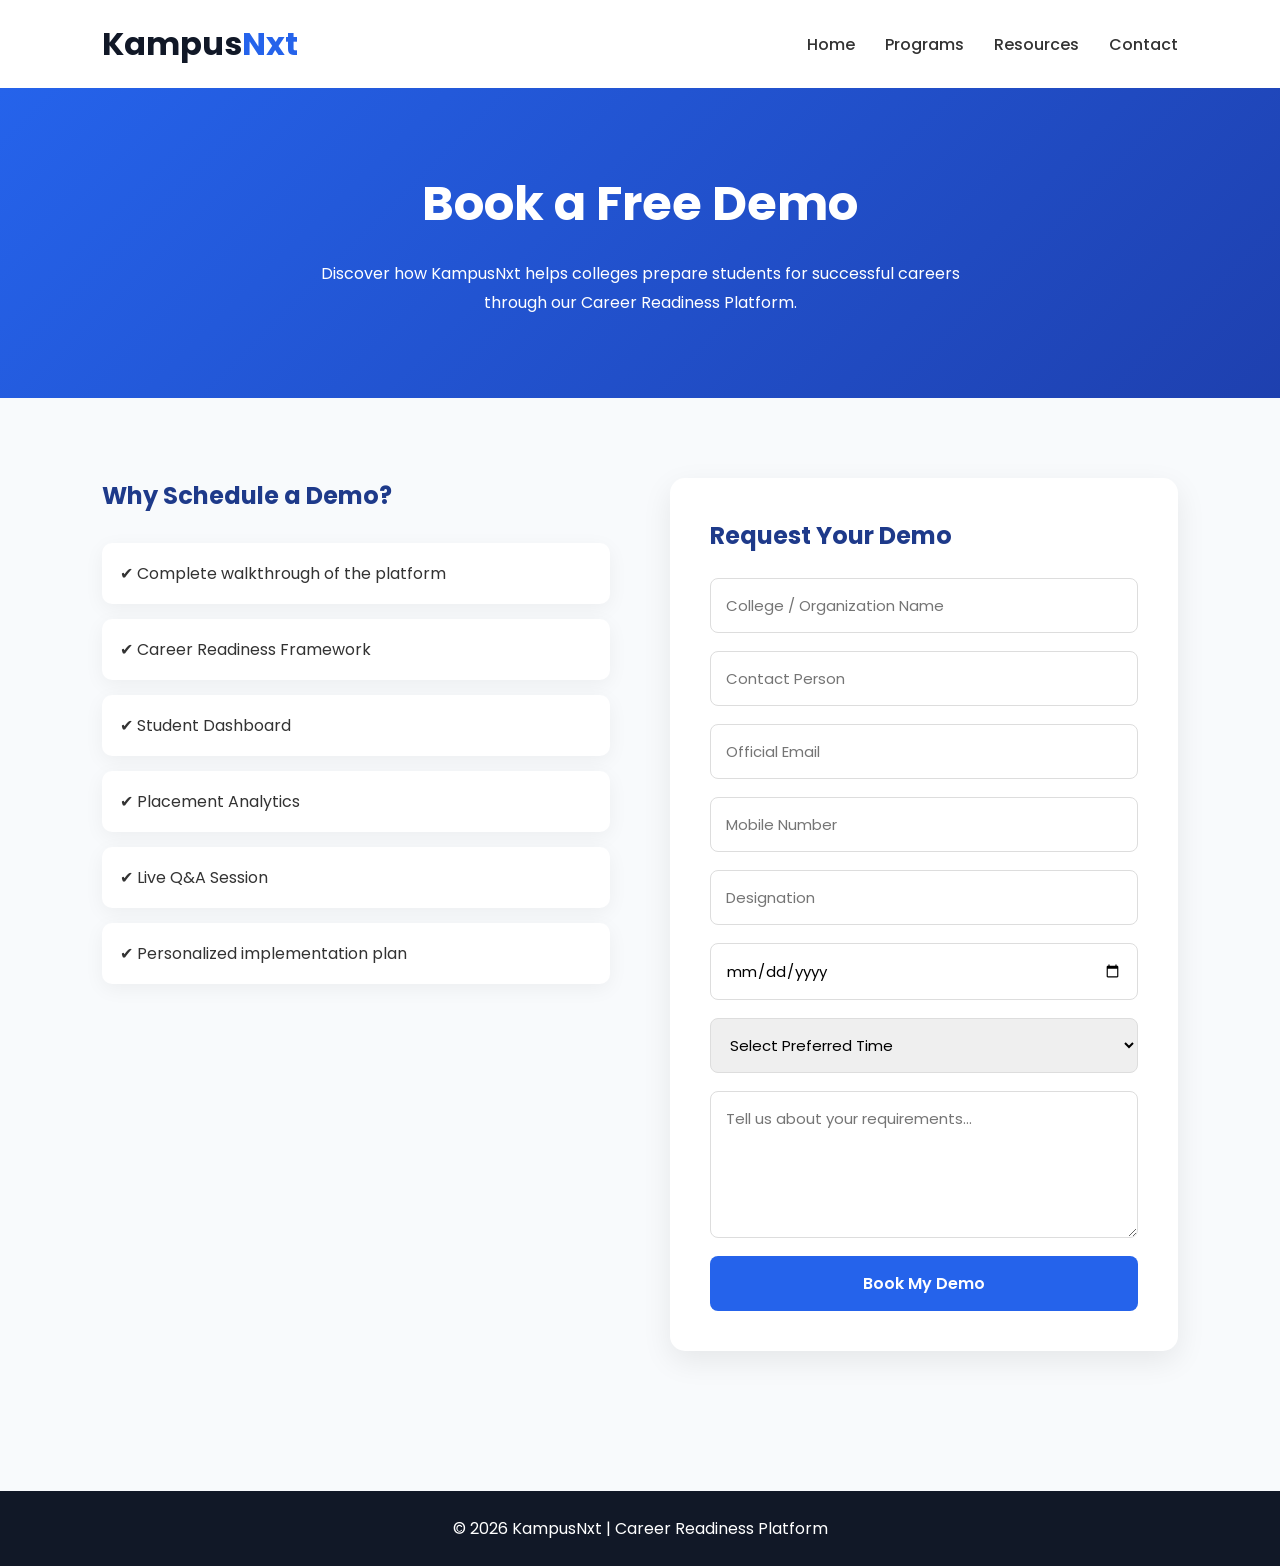
<file: Book-demo.html>
<!DOCTYPE html>
<html lang="en">

<head>

    <meta charset="UTF-8">
    <meta name="viewport" content="width=device-width, initial-scale=1.0">

    <title>Book a Demo | KampusNxt</title>

    <link rel="stylesheet" href="book-demo.css">

    <link href="https://fonts.googleapis.com/css2?family=Poppins:wght@300;400;500;600;700&display=swap" rel="stylesheet">

</head>

<body>

    <!-- ================= Navbar ================= -->

    <header>

        <nav class="navbar">

            <a href="index.html" class="logo">
                Kampus<span>Nxt</span>
            </a>

            <ul>

                <li><a href="index.html">Home</a></li>
                <li><a href="Programs.html">Programs</a></li>
                <li><a href="Resources.html">Resources</a></li>
                <li><a href="contact.html">Contact</a></li>

            </ul>

        </nav>

    </header>

    <!-- ================= Hero ================= -->

    <section class="hero">

        <div class="hero-content">

            <h1>Book a Free Demo</h1>

            <p>

                Discover how KampusNxt helps colleges prepare students for successful careers through our Career Readiness Platform.

            </p>

        </div>

    </section>

    <!-- ================= Main ================= -->

    <section class="demo-section">

        <div class="container">

            <!-- Left -->

            <div class="info">

                <h2>Why Schedule a Demo?</h2>

                <ul>

                    <li>✔ Complete walkthrough of the platform</li>

                    <li>✔ Career Readiness Framework</li>

                    <li>✔ Student Dashboard</li>

                    <li>✔ Placement Analytics</li>

                    <li>✔ Live Q&A Session</li>

                    <li>✔ Personalized implementation plan</li>

                </ul>

            </div>

            <!-- Right -->

            <div class="form-box">

                <h2>Request Your Demo</h2>

                <form id="bookdemoform">

                    <input id="organization" type="text" placeholder="College / Organization Name" required>       

                    <input id="contactperson" type="text" placeholder="Contact Person" required>
                    
                    <input id="email" type="email" placeholder="Official Email" required>
                        
                    <input id="phone" type="tel" placeholder="Mobile Number" required>
                    
                    <input id="designation" type="text" placeholder="Designation">

                    <input id="date" type="date">

                    <select id="preferredtime" required>

                        <option value="">Select Preferred Time</option>

                        <option value="10:00 AM">10:00 AM</option>
                        <option value="11:00 AM">11:00 AM</option>
                        <option value="12:00 AM">12:00 PM</option>
                        <option value="02:00 AM">02:00 PM</option>
                        <option value="03:00 AM">03:00 PM</option>
                        <option value="04:00 AM">04:00 PM</option>

                    </select>

                    <textarea id="message"                        
                        rows="5"
                        placeholder="Tell us about your requirements..."></textarea>

                    <button type="submit">

                        Book My Demo

                    </button>

                </form>

            </div>

        </div>

    </section>

    <!-- ================= Footer ================= -->

    <footer>

        © 2026 KampusNxt | Career Readiness Platform

    </footer>
    <script src="js/config.js"></script>
    <script src="js/api.js"></script>
    <script src="js/bookdemo.js"></script>

</body>

</html>
</file>
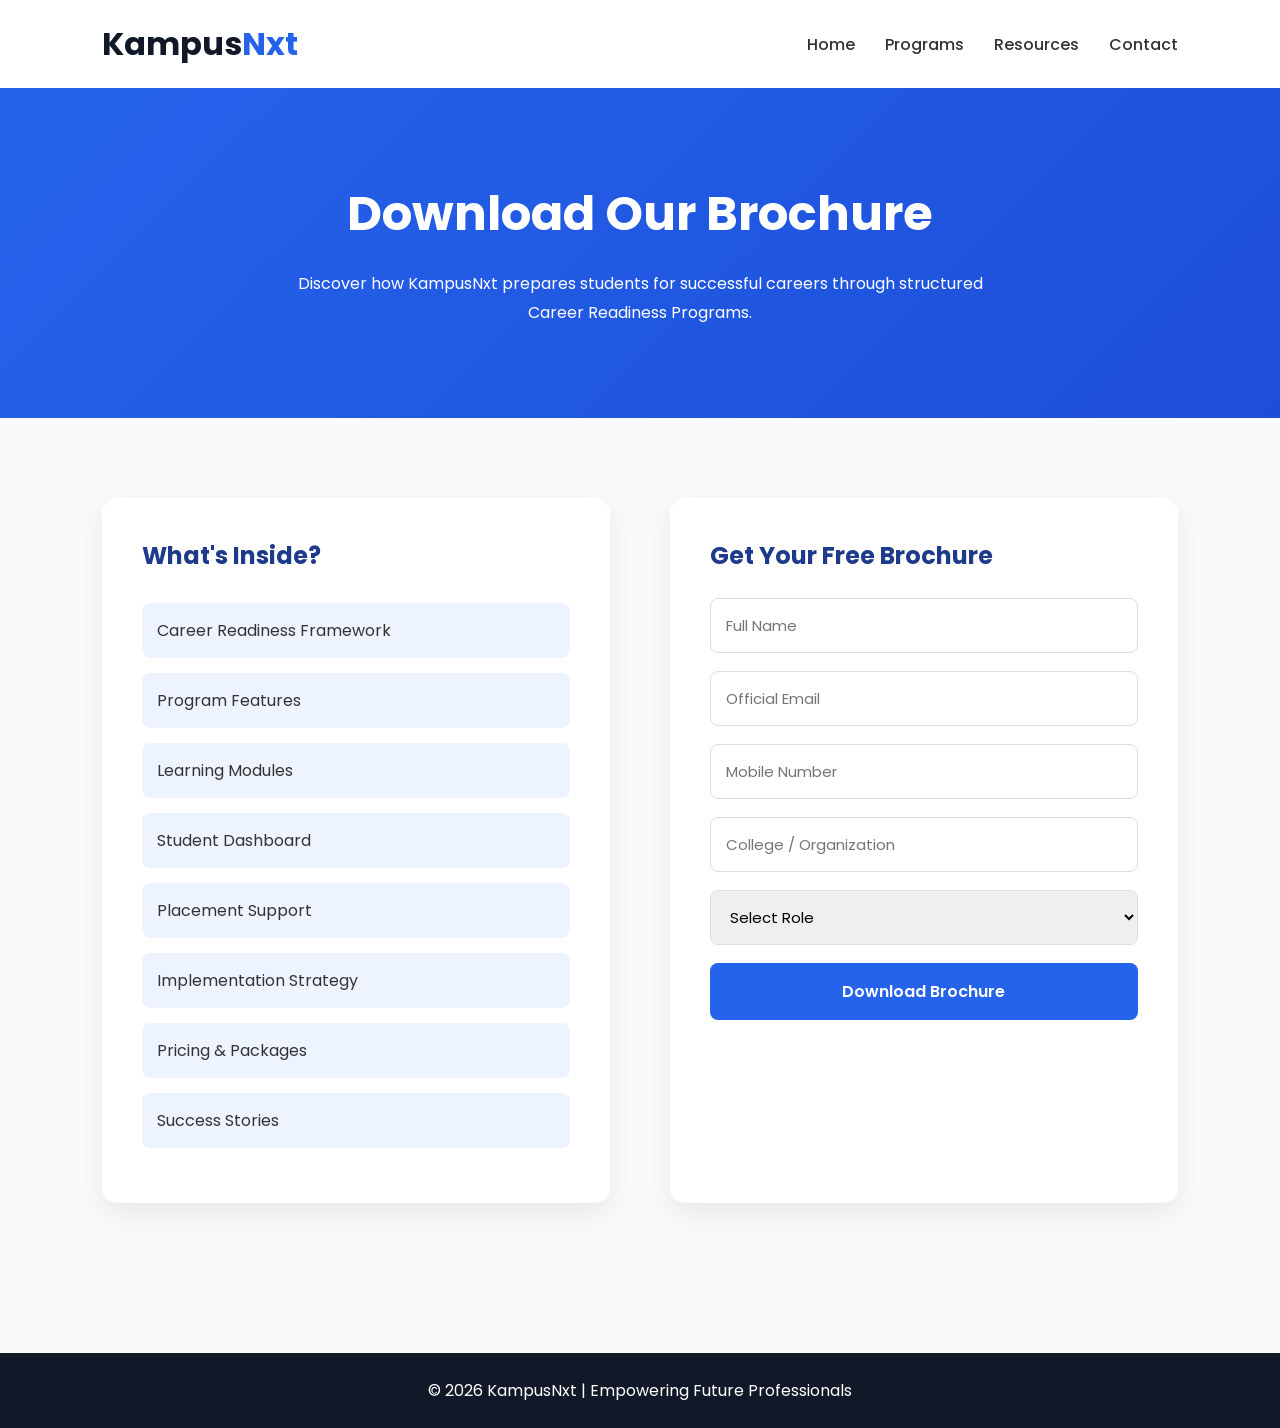
<file: brochure.html>
<!DOCTYPE html>
<html lang="en">

<head>

<meta charset="UTF-8">
<meta name="viewport" content="width=device-width, initial-scale=1.0">

<title>Download Brochure | KampusNxt</title>

<link rel="stylesheet" href="brochure.css">

<link href="https://fonts.googleapis.com/css2?family=Poppins:wght@300;400;500;600;700&display=swap" rel="stylesheet">

</head>

<body>

<header>

<nav class="navbar">

<a href="index.html" class="logo">
Kampus<span>Nxt</span>
</a>

<ul>

<li><a href="index.html">Home</a></li>
<li><a href="Programs.html">Programs</a></li>
<li><a href="Resources.html">Resources</a></li>
<li><a href="contact.html">Contact</a></li>

</ul>

</nav>

</header>

<!-- Hero -->

<section class="hero">

<h1>Download Our Brochure</h1>

<p>

Discover how KampusNxt prepares students for successful careers through structured Career Readiness Programs.

</p>

</section>

<!-- Main -->

<section class="download-section">

<div class="container">

<div class="left">

<h2>What's Inside?</h2>

<ul>

<li>Career Readiness Framework</li>

<li>Program Features</li>

<li>Learning Modules</li>

<li>Student Dashboard</li>

<li>Placement Support</li>

<li>Implementation Strategy</li>

<li>Pricing & Packages</li>

<li>Success Stories</li>

</ul>

</div>

<div class="right">

<h2>Get Your Free Brochure</h2>

<form>

<input type="text"
placeholder="Full Name"
required>

<input type="email"
placeholder="Official Email"
required>

<input type="tel"
placeholder="Mobile Number"
required>

<input type="text"
placeholder="College / Organization"
required>

<select>

<option>Select Role</option>

<option>Principal</option>

<option>TPO</option>

<option>HOD</option>

<option>Faculty</option>

<option>Student</option>

<option>Corporate</option>

</select>

<a href="brochure/KampusNxt-Brochure.pdf"
download
class="download-btn">

Download Brochure

</a>

</form>

</div>

</div>

</section>

<footer>

<p>

© 2026 KampusNxt | Empowering Future Professionals

</p>

</footer>

</body>

</html>
</file>
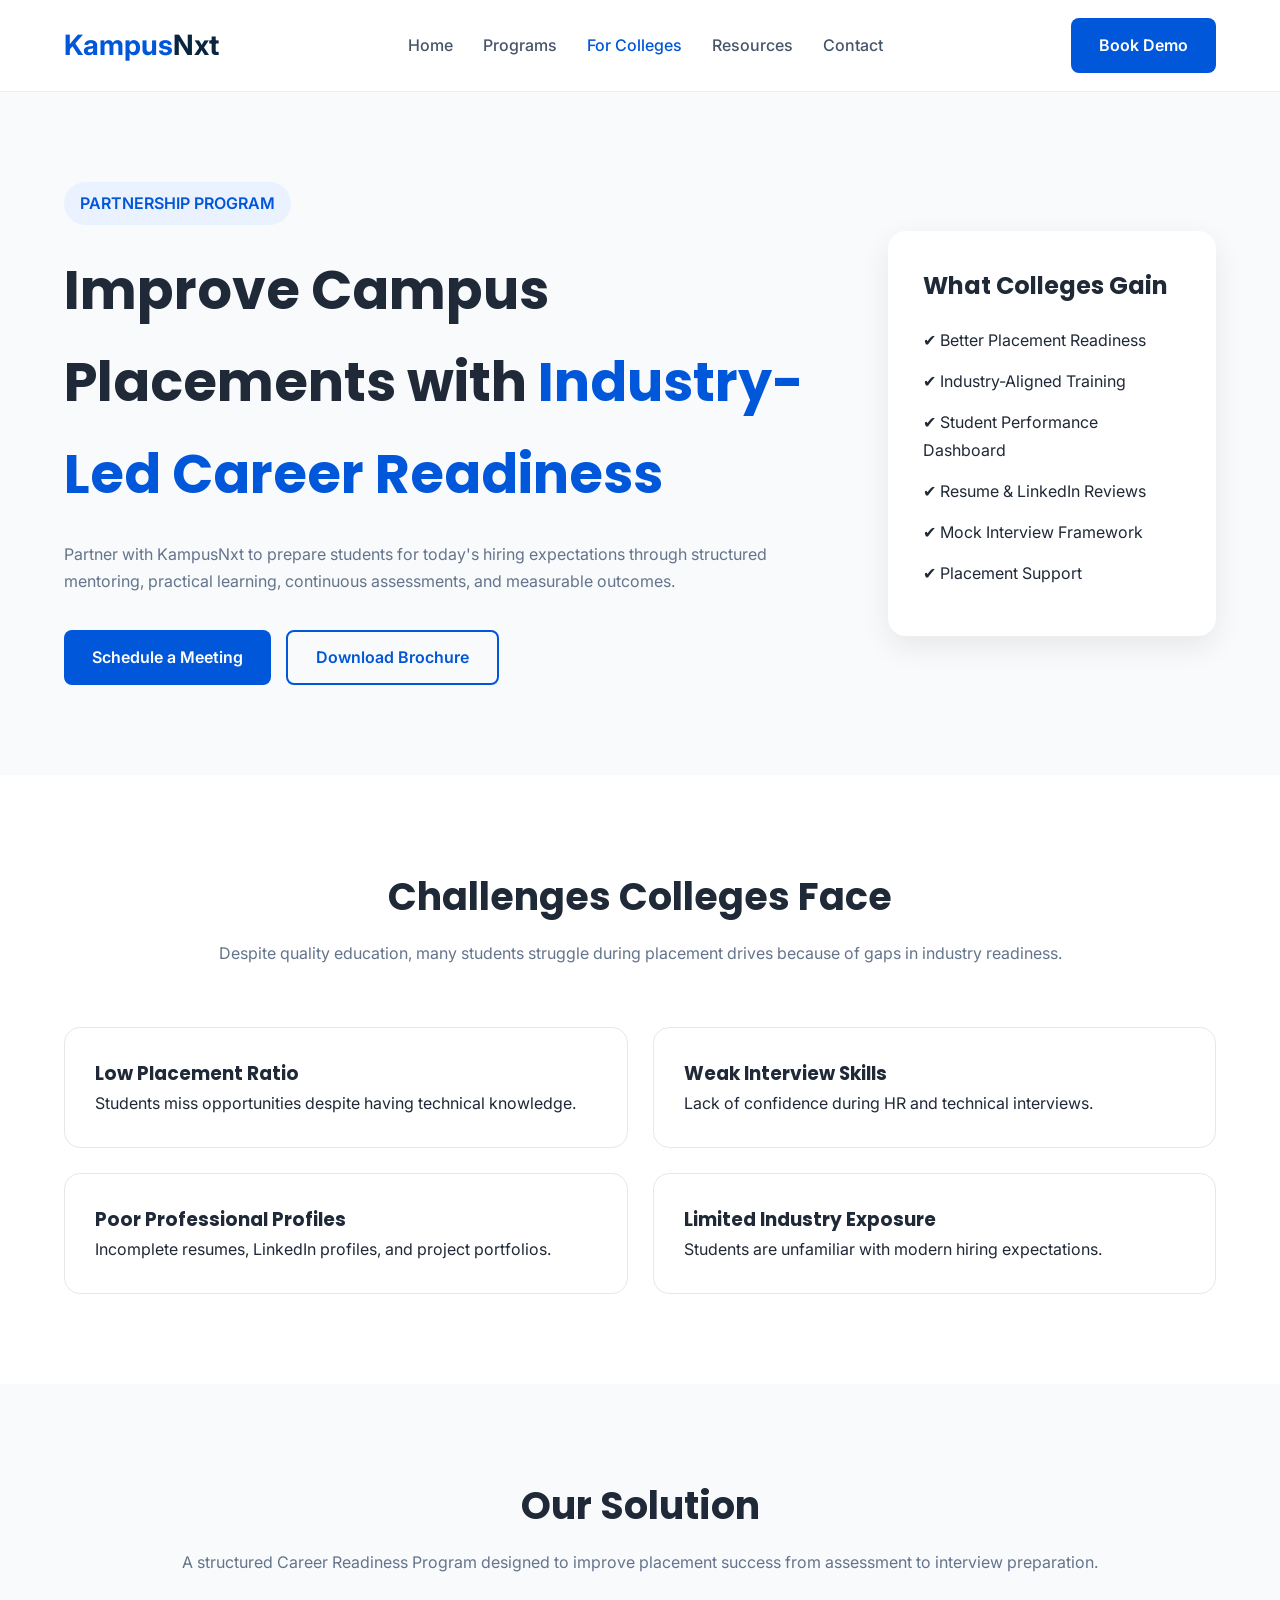
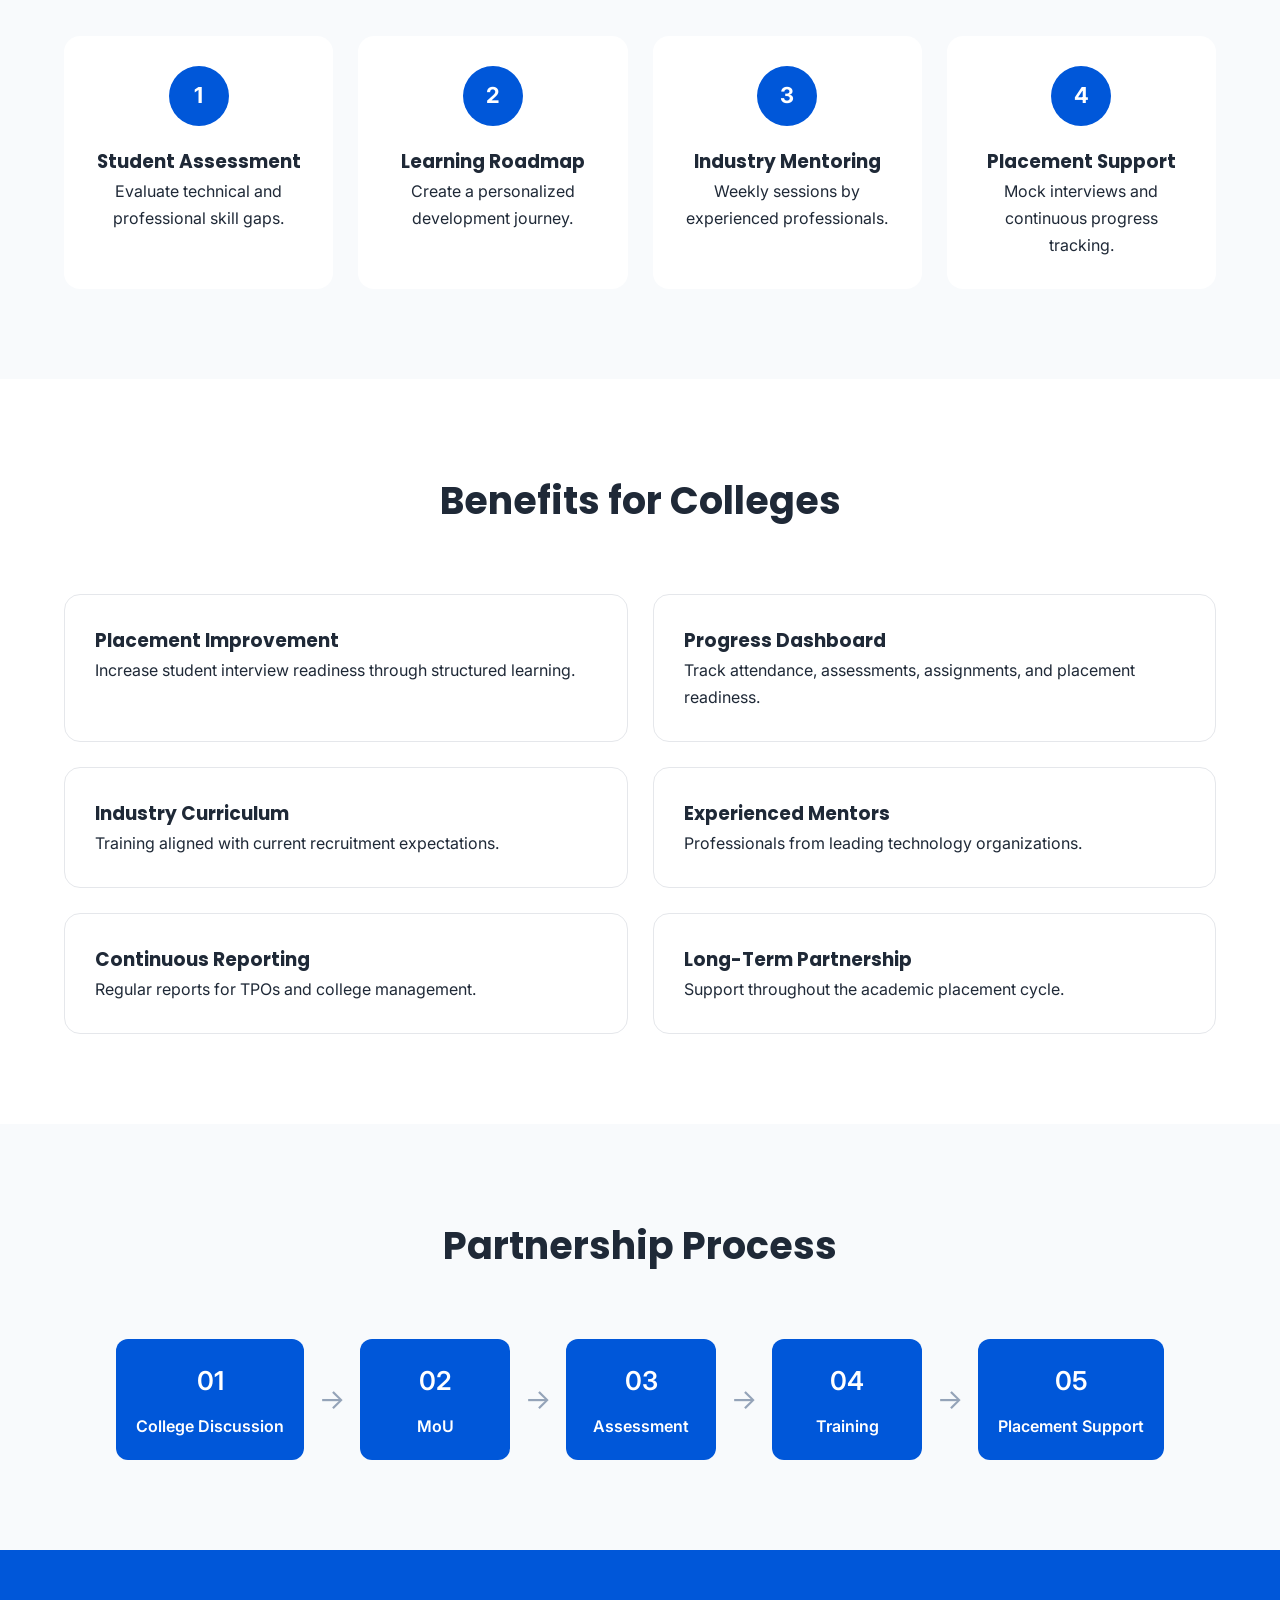
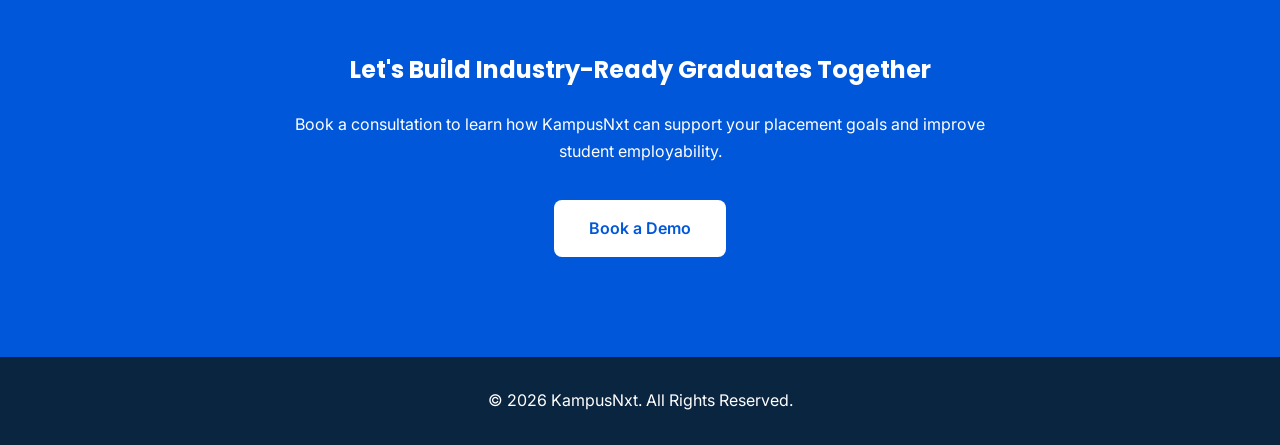
<file: Colleges.html>
<!DOCTYPE html>
<html lang="en">
<head>

<meta charset="UTF-8">
<meta name="viewport" content="width=device-width, initial-scale=1.0">

<title>For Colleges | KampusNxt</title>

<link rel="preconnect" href="https://fonts.googleapis.com">
<link rel="preconnect" href="https://fonts.gstatic.com" crossorigin>

<link href="https://fonts.googleapis.com/css2?family=Poppins:wght@400;600;700&family=Inter:wght@300;400;500;600&display=swap" rel="stylesheet">

<link rel="stylesheet" href="Colleges.css">

</head>

<body>

<!-- ========================= NAVBAR ========================= -->

<nav>

<div class="container navbar">

<a href="index.html" class="logo">
    Kampus<span>Nxt</span>
</a>

<ul>
    <li><a href="index.html">Home</a></li>
    <li><a href="programs.html">Programs</a></li>
    <li><a href="Colleges.html" class="active">For Colleges</a></li>
    <li><a href="Resources.html">Resources</a></li>
    <li><a href="Contact.html">Contact</a></li>
</ul>


<a href="Book-demo.html" class="btn"> Book Demo </a>

</div>

</nav>

<!-- ========================= HERO ========================= -->

<section class="hero">

<div class="container hero-grid">

<div>

<span class="badge">
PARTNERSHIP PROGRAM
</span>

<h1>

Improve Campus Placements with
<span>Industry-Led Career Readiness</span>

</h1>

<p>

Partner with KampusNxt to prepare students for today's hiring
expectations through structured mentoring, practical learning,
continuous assessments, and measurable outcomes.

</p>

<div class="buttons">

<a href="#" class="btn">
Schedule a Meeting
</a>

<a href="brochure.html" class="btn-outline"> Download Brochure </a>

</div>

</div>

<div class="hero-card">

<h2>What Colleges Gain</h2>

<ul>

<li>✔ Better Placement Readiness</li>

<li>✔ Industry-Aligned Training</li>

<li>✔ Student Performance Dashboard</li>

<li>✔ Resume & LinkedIn Reviews</li>

<li>✔ Mock Interview Framework</li>

<li>✔ Placement Support</li>

</ul>

</div>

</div>

</section>

<!-- ========================= CHALLENGES ========================= -->

<section class="section">

<div class="container">

<div class="heading">

<h2>Challenges Colleges Face</h2>

<p>

Despite quality education, many students struggle during placement
drives because of gaps in industry readiness.

</p>

</div>

<div class="grid">

<div class="card">
<h3>Low Placement Ratio</h3>
<p>Students miss opportunities despite having technical knowledge.</p>
</div>

<div class="card">
<h3>Weak Interview Skills</h3>
<p>Lack of confidence during HR and technical interviews.</p>
</div>

<div class="card">
<h3>Poor Professional Profiles</h3>
<p>Incomplete resumes, LinkedIn profiles, and project portfolios.</p>
</div>

<div class="card">
<h3>Limited Industry Exposure</h3>
<p>Students are unfamiliar with modern hiring expectations.</p>
</div>

</div>

</div>

</section>

<!-- ========================= SOLUTION ========================= -->

<section class="gray">

<div class="container">

<div class="heading">

<h2>Our Solution</h2>

<p>

A structured Career Readiness Program designed to improve placement
success from assessment to interview preparation.

</p>

</div>

<div class="solution">

<div class="step">

<div class="circle">1</div>

<h3>Student Assessment</h3>

<p>Evaluate technical and professional skill gaps.</p>

</div>

<div class="step">

<div class="circle">2</div>

<h3>Learning Roadmap</h3>

<p>Create a personalized development journey.</p>

</div>

<div class="step">

<div class="circle">3</div>

<h3>Industry Mentoring</h3>

<p>Weekly sessions by experienced professionals.</p>

</div>

<div class="step">

<div class="circle">4</div>

<h3>Placement Support</h3>

<p>Mock interviews and continuous progress tracking.</p>

</div>

</div>

</div>

</section>

<!-- ========================= BENEFITS ========================= -->

<section class="section">

<div class="container">

<div class="heading">

<h2>Benefits for Colleges</h2>

</div>

<div class="benefits">

<div class="benefit">

<h3>Placement Improvement</h3>

<p>

Increase student interview readiness through structured learning.

</p>

</div>

<div class="benefit">

<h3>Progress Dashboard</h3>

<p>

Track attendance, assessments, assignments, and placement readiness.

</p>

</div>

<div class="benefit">

<h3>Industry Curriculum</h3>

<p>

Training aligned with current recruitment expectations.

</p>

</div>

<div class="benefit">

<h3>Experienced Mentors</h3>

<p>

Professionals from leading technology organizations.

</p>

</div>

<div class="benefit">

<h3>Continuous Reporting</h3>

<p>

Regular reports for TPOs and college management.

</p>

</div>

<div class="benefit">

<h3>Long-Term Partnership</h3>

<p>

Support throughout the academic placement cycle.

</p>

</div>

</div>

</div>

</section>

<!-- ========================= PROCESS ========================= -->

<section class="gray">

<div class="container">

<div class="heading">

<h2>Partnership Process</h2>

</div>

<div class="timeline">

<div class="timeline-card">

<span>01</span>

College Discussion

</div>

<div class="arrow">→</div>

<div class="timeline-card">

<span>02</span>

MoU

</div>

<div class="arrow">→</div>

<div class="timeline-card">

<span>03</span>

Assessment

</div>

<div class="arrow">→</div>

<div class="timeline-card">

<span>04</span>

Training

</div>

<div class="arrow">→</div>

<div class="timeline-card">

<span>05</span>

Placement Support

</div>

</div>

</div>

</section>

<!-- ========================= CTA ========================= -->

<section class="cta">

<div class="container">

<h2>

Let's Build Industry-Ready Graduates Together

</h2>

<p>

Book a consultation to learn how KampusNxt can support your placement
goals and improve student employability.

</p>

<a href="#" class="white-btn">

Book a Demo

</a>

</div>

</section>

<footer>

<div class="container">

© 2026 KampusNxt. All Rights Reserved.

</div>

</footer>

</body>
</html>
</file>
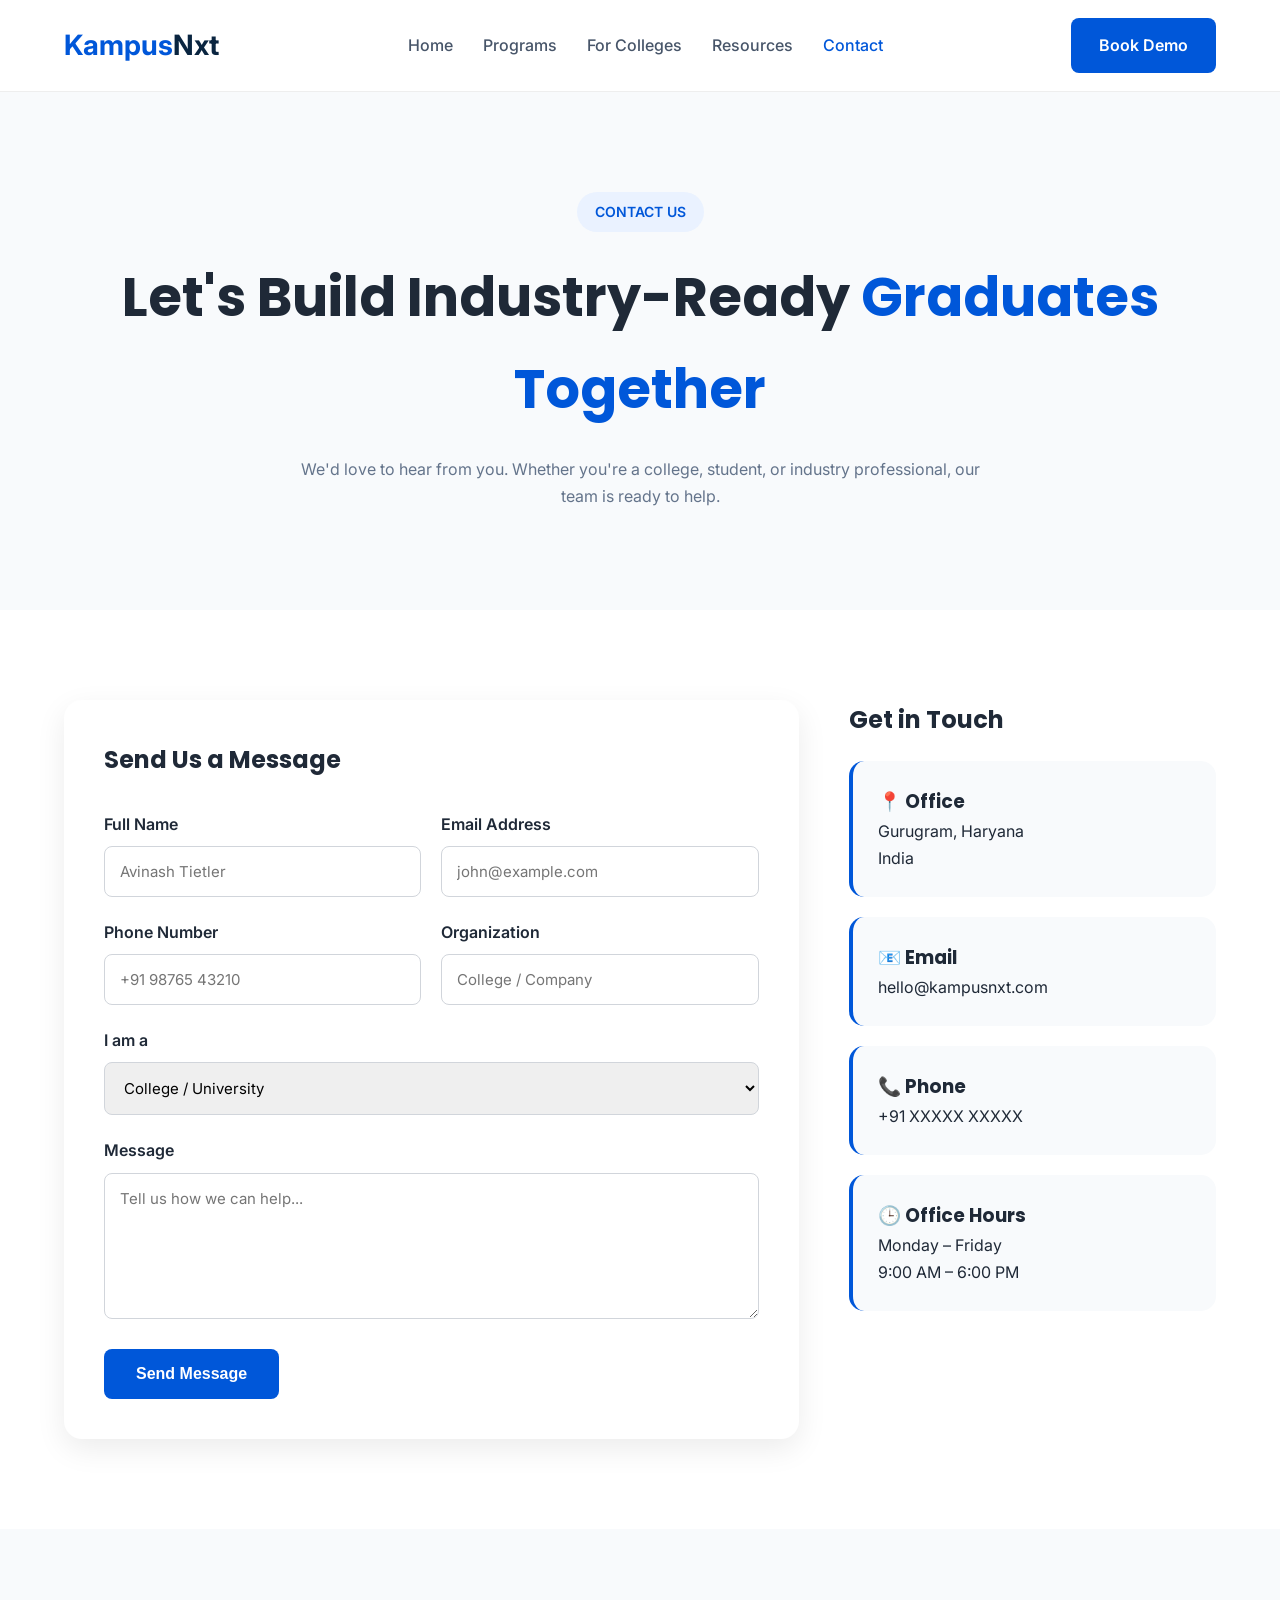
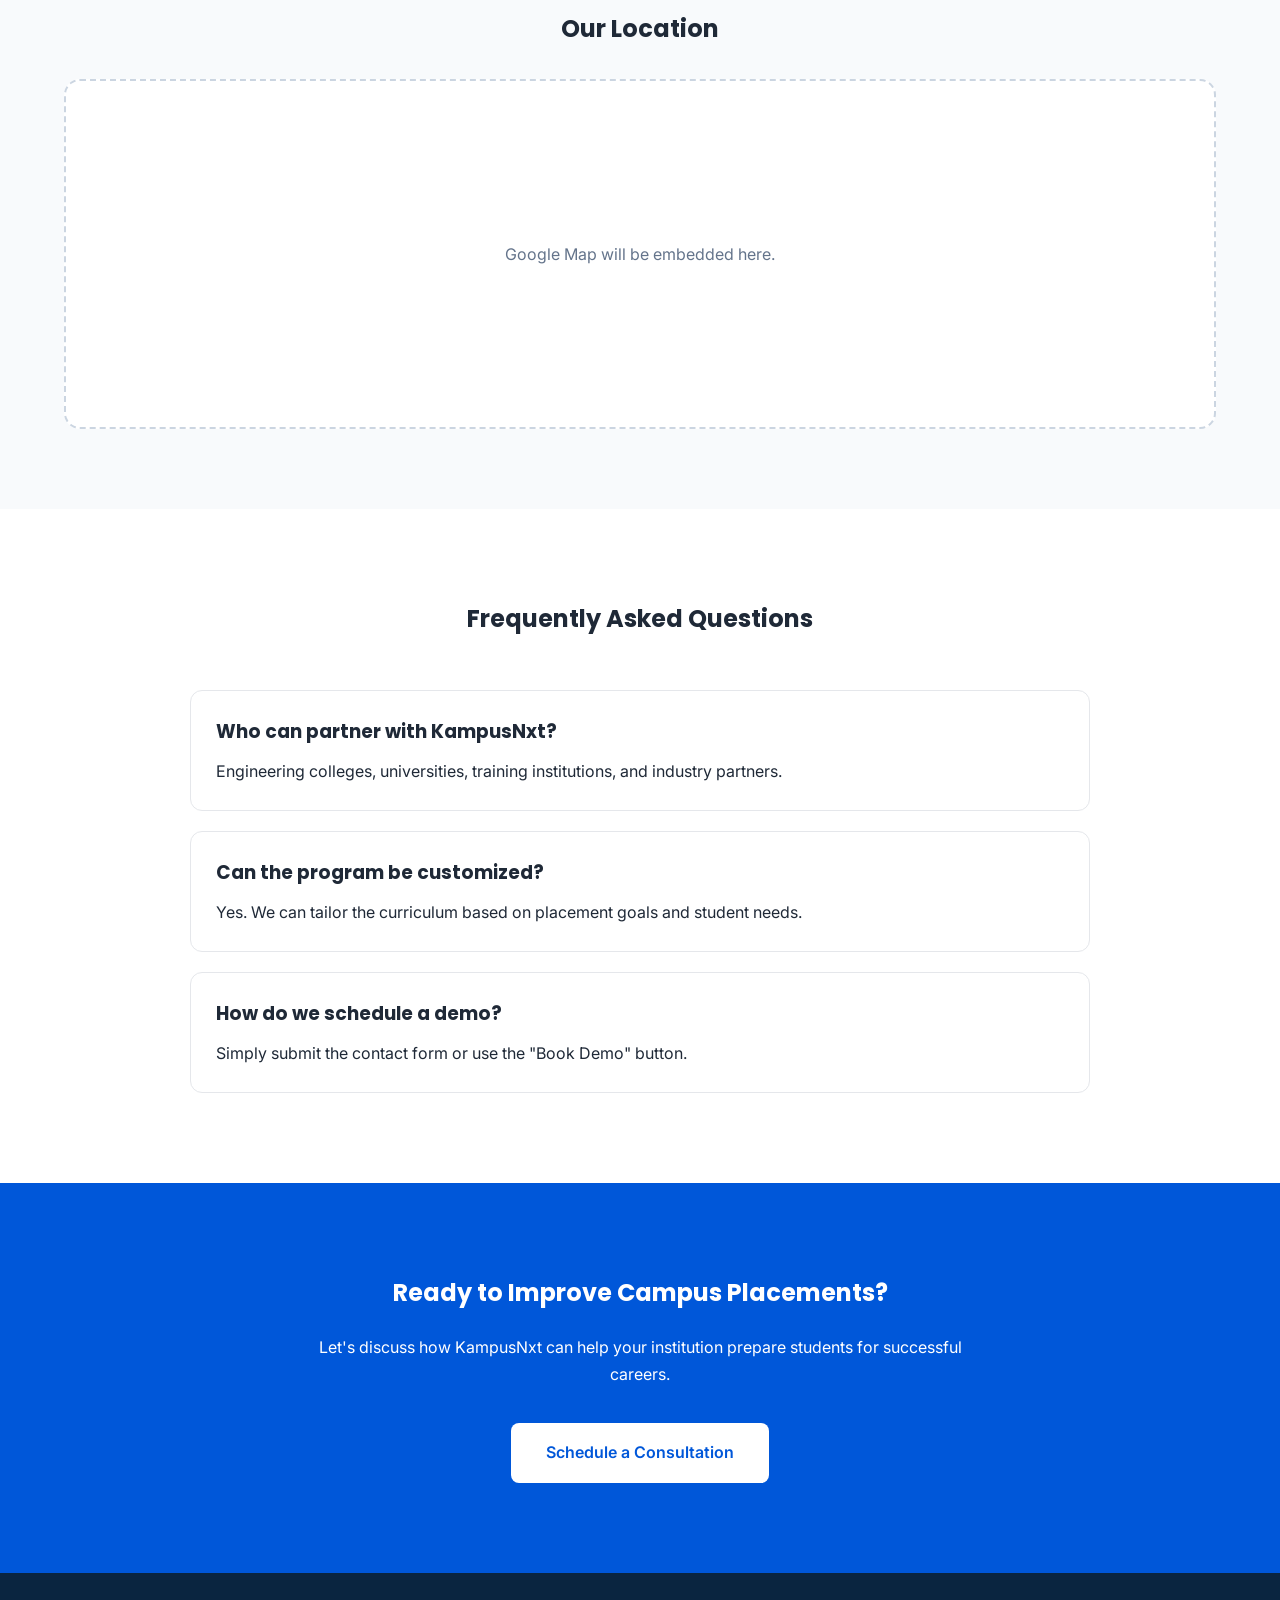
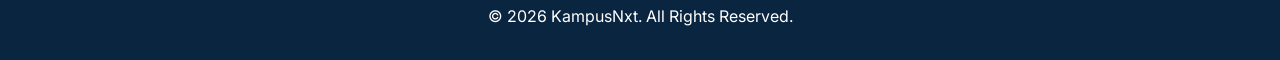
<file: Contact.html>
<!DOCTYPE html>
<html lang="en">

<head>

    <meta charset="UTF-8">
    <meta name="viewport" content="width=device-width, initial-scale=1.0">

    <title>Contact Us | KampusNxt</title>

    <link rel="preconnect" href="https://fonts.googleapis.com">
    <link rel="preconnect" href="https://fonts.gstatic.com" crossorigin>

    <link href="https://fonts.googleapis.com/css2?family=Poppins:wght@400;600;700&family=Inter:wght@300;400;500;600&display=swap" rel="stylesheet">

    <link rel="stylesheet" href="Contact.css">

</head>

<body>

<!-- ================= NAVBAR ================= -->

<nav>

    <div class="container navbar">

        <a href="index.html" class="logo">
            Kampus<span>Nxt</span>
        </a>
        <ul>

            <li><a href="index.html">Home</a></li>
            <li><a href="Programs.html">Programs</a></li>
            <li><a href="Colleges.html">For Colleges</a></li>
            <li><a href="Resources.html">Resources</a></li>
            <li><a href="Contact.html" class="active">Contact</a></li>

        </ul>

        <a href="Book-demo.html" class="btn">Book Demo</a>

    </div>

</nav>

<!-- ================= HERO ================= -->

<section class="hero">

    <div class="container">

        <span class="badge">CONTACT US</span>

        <h1>

            Let's Build Industry-Ready
            <span>Graduates Together</span>

        </h1>

        <p>

            We'd love to hear from you. Whether you're a college, student,
            or industry professional, our team is ready to help.

        </p>

    </div>

</section>

<!-- ================= CONTACT ================= -->

<section class="section">

    <div class="container contact-grid">

        <!-- Contact Form -->

        <div class="contact-form">

            <h2>Send Us a Message</h2>

            <form id="contactform">

                <div class="row">

                    <div class="input-group">
                        <label>Full Name</label>
                        <input id="fullname" type="text" placeholder="Avinash Tietler">
                    </div>

                    <div class="input-group">
                        <label>Email Address</label>
                        <input id="email" type="email" placeholder="john@example.com">
                    </div>

                </div>

                <div class="row">

                    <div class="input-group">
                        <label>Phone Number</label>
                        <input id="phone" type="tel" placeholder="+91 98765 43210">
                    </div>

                    <div class="input-group">
                        <label>Organization</label>
                        <input id="organization" type="text" placeholder="College / Company">
                    </div>

                </div>

                <div class="input-group">

                    <label>I am a</label>

                    <select id="usertype">

                        <option>College / University</option>
                        <option>Student</option>
                        <option>Faculty Member</option>
                        <option>Industry Partner</option>
                        <option>Other</option>

                    </select>

                </div>

                <div class="input-group">

                    <label>Message</label>

                    <textarea id="message" rows="6" placeholder="Tell us how we can help..."></textarea>

                </div>

                <button type="submit">Send Message</button>

            </form>

        </div>

        <!-- Contact Details -->

        <div class="contact-info">

            <h2>Get in Touch</h2>

            <div class="info-card">

                <h3>📍 Office</h3>

                <p>

                    Gurugram, Haryana<br>
                    India

                </p>

            </div>

            <div class="info-card">

                <h3>📧 Email</h3>

                <p>

                    hello@kampusnxt.com

                </p>

            </div>

            <div class="info-card">

                <h3>📞 Phone</h3>

                <p>

                    +91 XXXXX XXXXX

                </p>

            </div>

            <div class="info-card">

                <h3>🕒 Office Hours</h3>

                <p>

                    Monday – Friday<br>

                    9:00 AM – 6:00 PM

                </p>

            </div>

        </div>

    </div>

</section>

<!-- ================= MAP ================= -->

<section class="map-section">

    <div class="container">

        <h2>Our Location</h2>

        <div class="map-placeholder">

            <p>

                Google Map will be embedded here.

            </p>

        </div>

    </div>

</section>

<!-- ================= FAQ ================= -->

<section class="faq">

    <div class="container">

        <h2>Frequently Asked Questions</h2>

        <div class="faq-list">

            <div class="faq-item">

                <h3>Who can partner with KampusNxt?</h3>

                <p>Engineering colleges, universities, training institutions, and industry partners.</p>

            </div>

            <div class="faq-item">

                <h3>Can the program be customized?</h3>

                <p>Yes. We can tailor the curriculum based on placement goals and student needs.</p>

            </div>

            <div class="faq-item">

                <h3>How do we schedule a demo?</h3>

                <p>Simply submit the contact form or use the "Book Demo" button.</p>

            </div>

        </div>

    </div>

</section>

<!-- ================= CTA ================= -->

<section class="cta">

    <div class="container">

        <h2>

            Ready to Improve Campus Placements?

        </h2>

        <p>

            Let's discuss how KampusNxt can help your institution prepare students for successful careers.

        </p>

        <a href="#" class="white-btn">

            Schedule a Consultation

        </a>

    </div>

</section>

<!-- ================= FOOTER ================= -->

<footer>

    <div class="container">

        © 2026 KampusNxt. All Rights Reserved.

    </div>

</footer>
<script src="js/config.js"></script>
<script src="js/api.js"></script>
<script src="js/contact.js"></script>
</body>
    
</html>
</file>
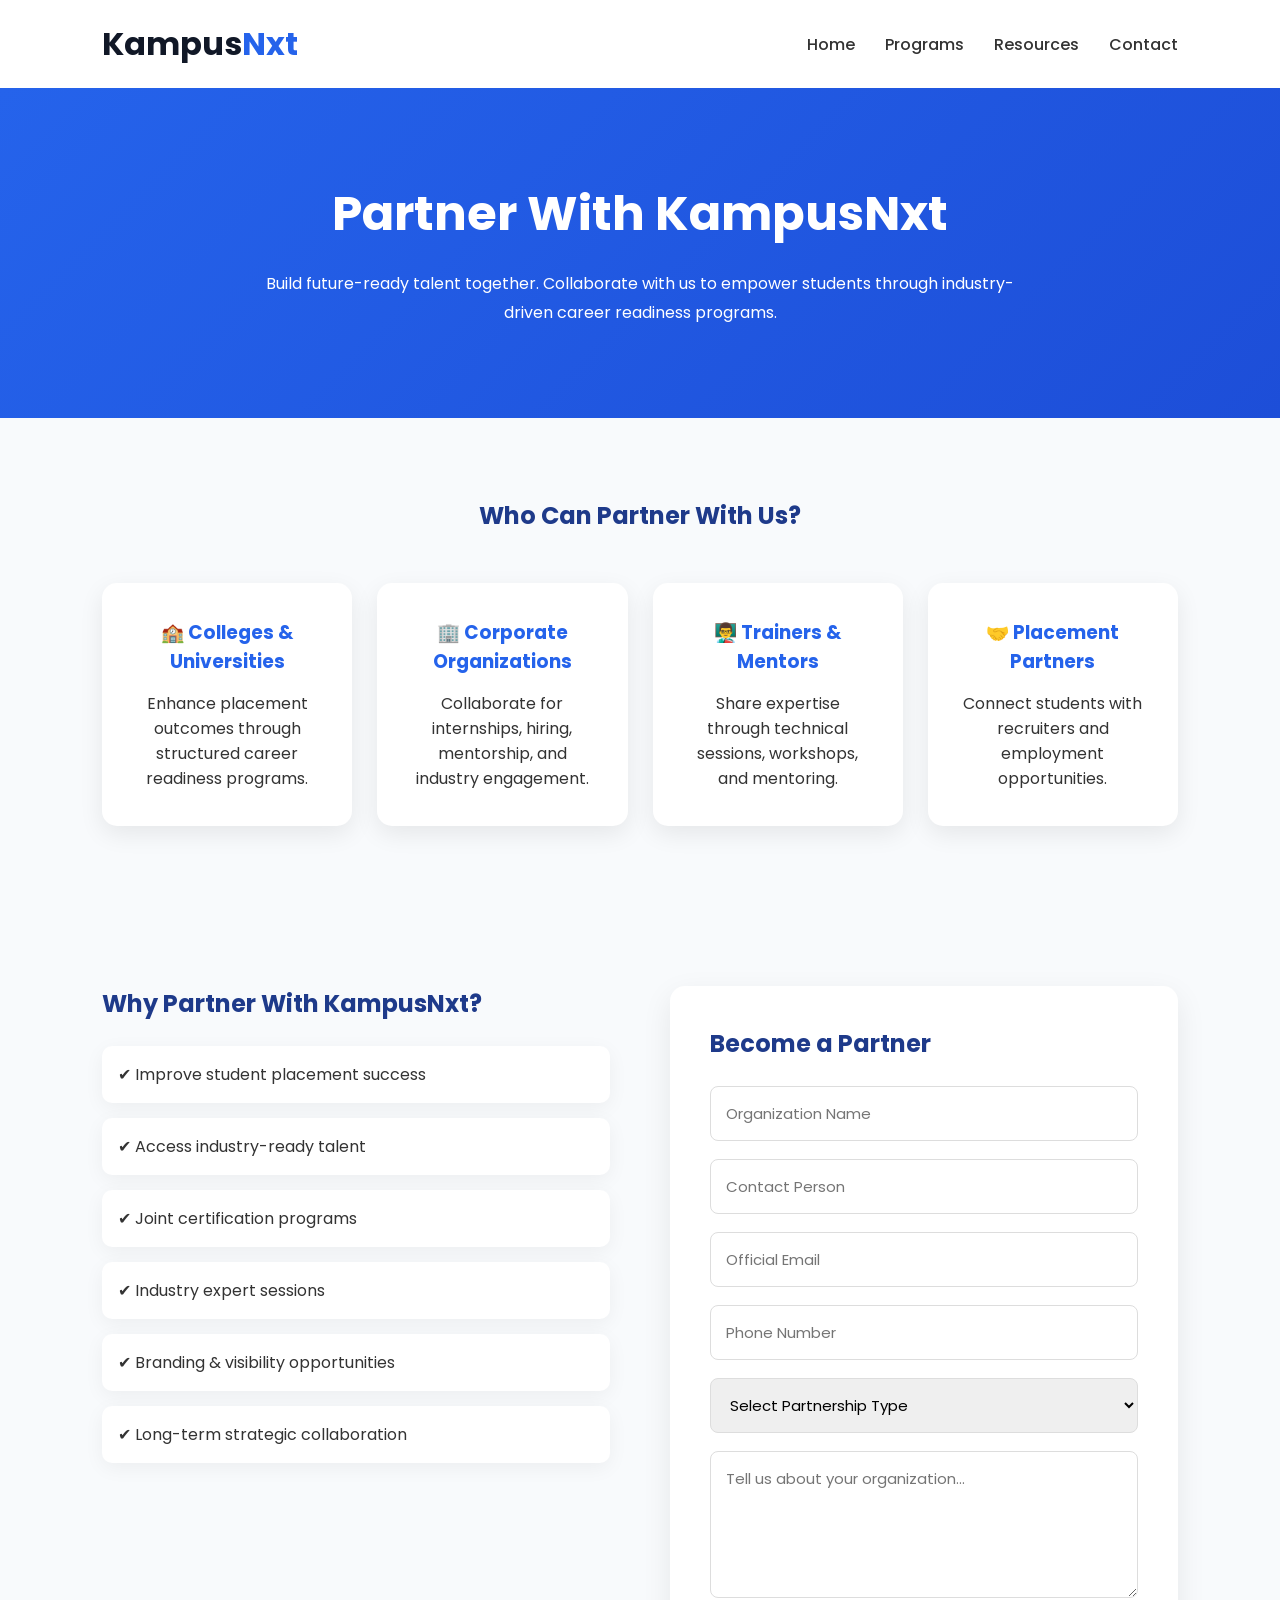
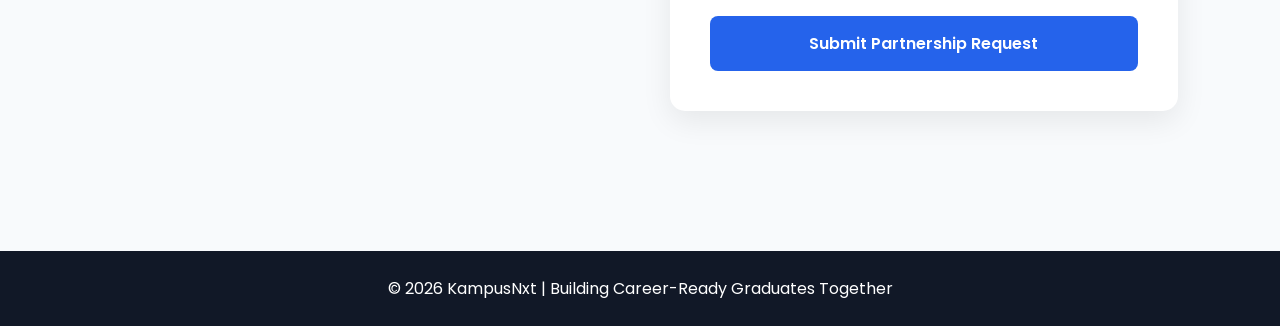
<file: partner.html>
<!DOCTYPE html>
<html lang="en">

<head>

    <meta charset="UTF-8">
    <meta name="viewport" content="width=device-width, initial-scale=1.0">

    <title>Partner With Us | KampusNxt</title>

    <link rel="stylesheet" href="partner.css">

    <link href="https://fonts.googleapis.com/css2?family=Poppins:wght@300;400;500;600;700&display=swap" rel="stylesheet">

</head>

<body>

<header>

    <nav class="navbar">

        <a href="index.html" class="logo">
            Kampus<span>Nxt</span>
        </a>

        <ul>

            <li><a href="index.html">Home</a></li>
            <li><a href="Programs.html">Programs</a></li>
            <li><a href="Resources.html">Resources</a></li>
            <li><a href="contact.html">Contact</a></li>

        </ul>

    </nav>

</header>

<!-- Hero -->

<section class="hero">

    <div class="hero-content">

        <h1>Partner With KampusNxt</h1>

        <p>

            Build future-ready talent together. Collaborate with us to empower students through industry-driven career readiness programs.

        </p>

    </div>

</section>

<!-- Partnership Types -->

<section class="partners">

    <h2>Who Can Partner With Us?</h2>

    <div class="cards">

        <div class="card">
            <h3>🏫 Colleges & Universities</h3>
            <p>Enhance placement outcomes through structured career readiness programs.</p>
        </div>

        <div class="card">
            <h3>🏢 Corporate Organizations</h3>
            <p>Collaborate for internships, hiring, mentorship, and industry engagement.</p>
        </div>

        <div class="card">
            <h3>👨‍🏫 Trainers & Mentors</h3>
            <p>Share expertise through technical sessions, workshops, and mentoring.</p>
        </div>

        <div class="card">
            <h3>🤝 Placement Partners</h3>
            <p>Connect students with recruiters and employment opportunities.</p>
        </div>

    </div>

</section>

<!-- Benefits -->

<section class="benefits">

    <div class="left">

        <h2>Why Partner With KampusNxt?</h2>

        <ul>

            <li>✔ Improve student placement success</li>
            <li>✔ Access industry-ready talent</li>
            <li>✔ Joint certification programs</li>
            <li>✔ Industry expert sessions</li>
            <li>✔ Branding & visibility opportunities</li>
            <li>✔ Long-term strategic collaboration</li>

        </ul>

    </div>

    <div class="right">

        <h2>Become a Partner</h2>

        <form id="partnerForm">

            <input id="organization" type="text" placeholder="Organization Name" required>

            <input id="contactPerson" type="text" placeholder="Contact Person" required>

            <input id="email" type="email" placeholder="Official Email" required>

            <input id="phone" type="tel" placeholder="Phone Number" required>

            <select id="partnershipType" required>

                <option>Select Partnership Type</option>

                <option>College / University</option>

                <option>Corporate Organization</option>

                <option>Trainer / Mentor</option>

                <option>Placement Partner</option>

                <option>Technology Partner</option>

            </select>

            <textarea id="message" rows="5" placeholder="Tell us about your organization..."></textarea>

            <button type="submit">Submit Partnership Request</button>

        </form>

    </div>

</section>

<!-- Footer -->

<footer>

    <p>© 2026 KampusNxt | Building Career-Ready Graduates Together</p>

</footer>

<script src="js/config.js"></script>
<script src="js/api.js"></script>
<script src="js/partner.js"></script>
</body>

</html>
</file>
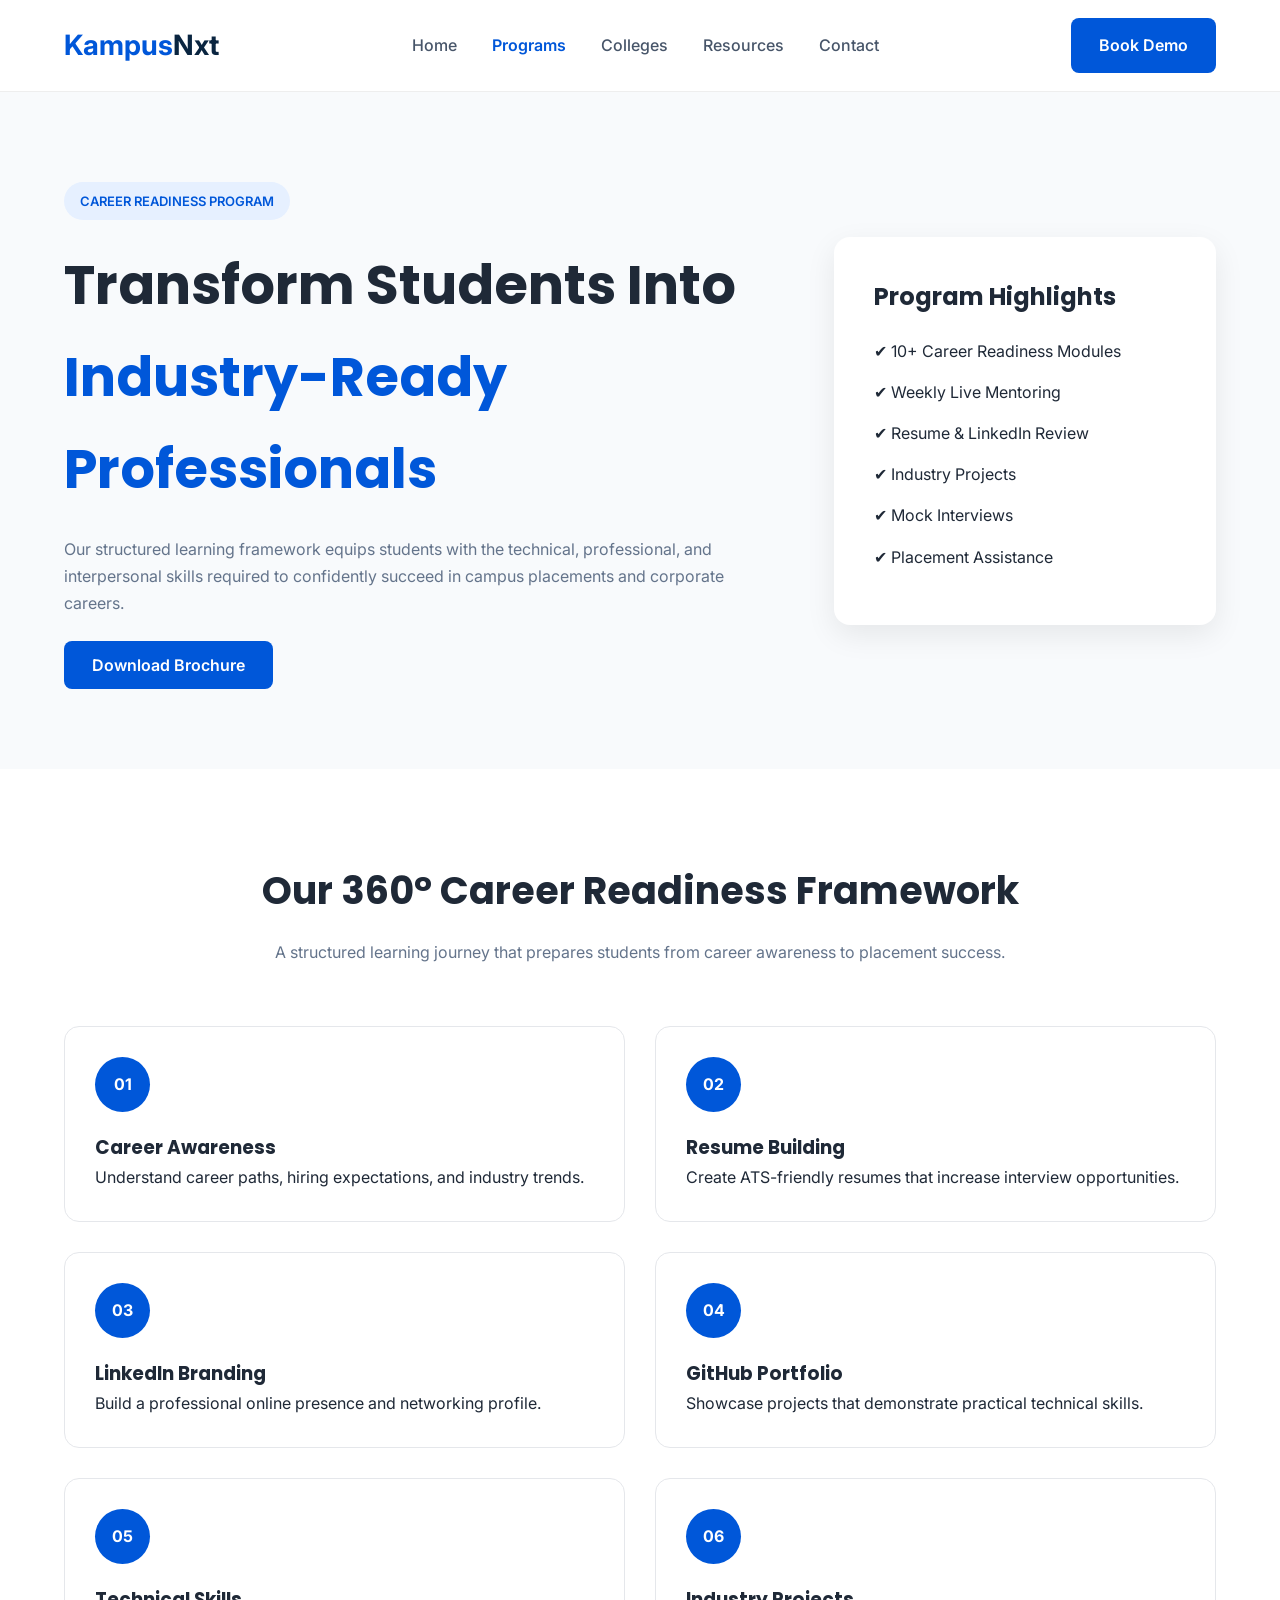
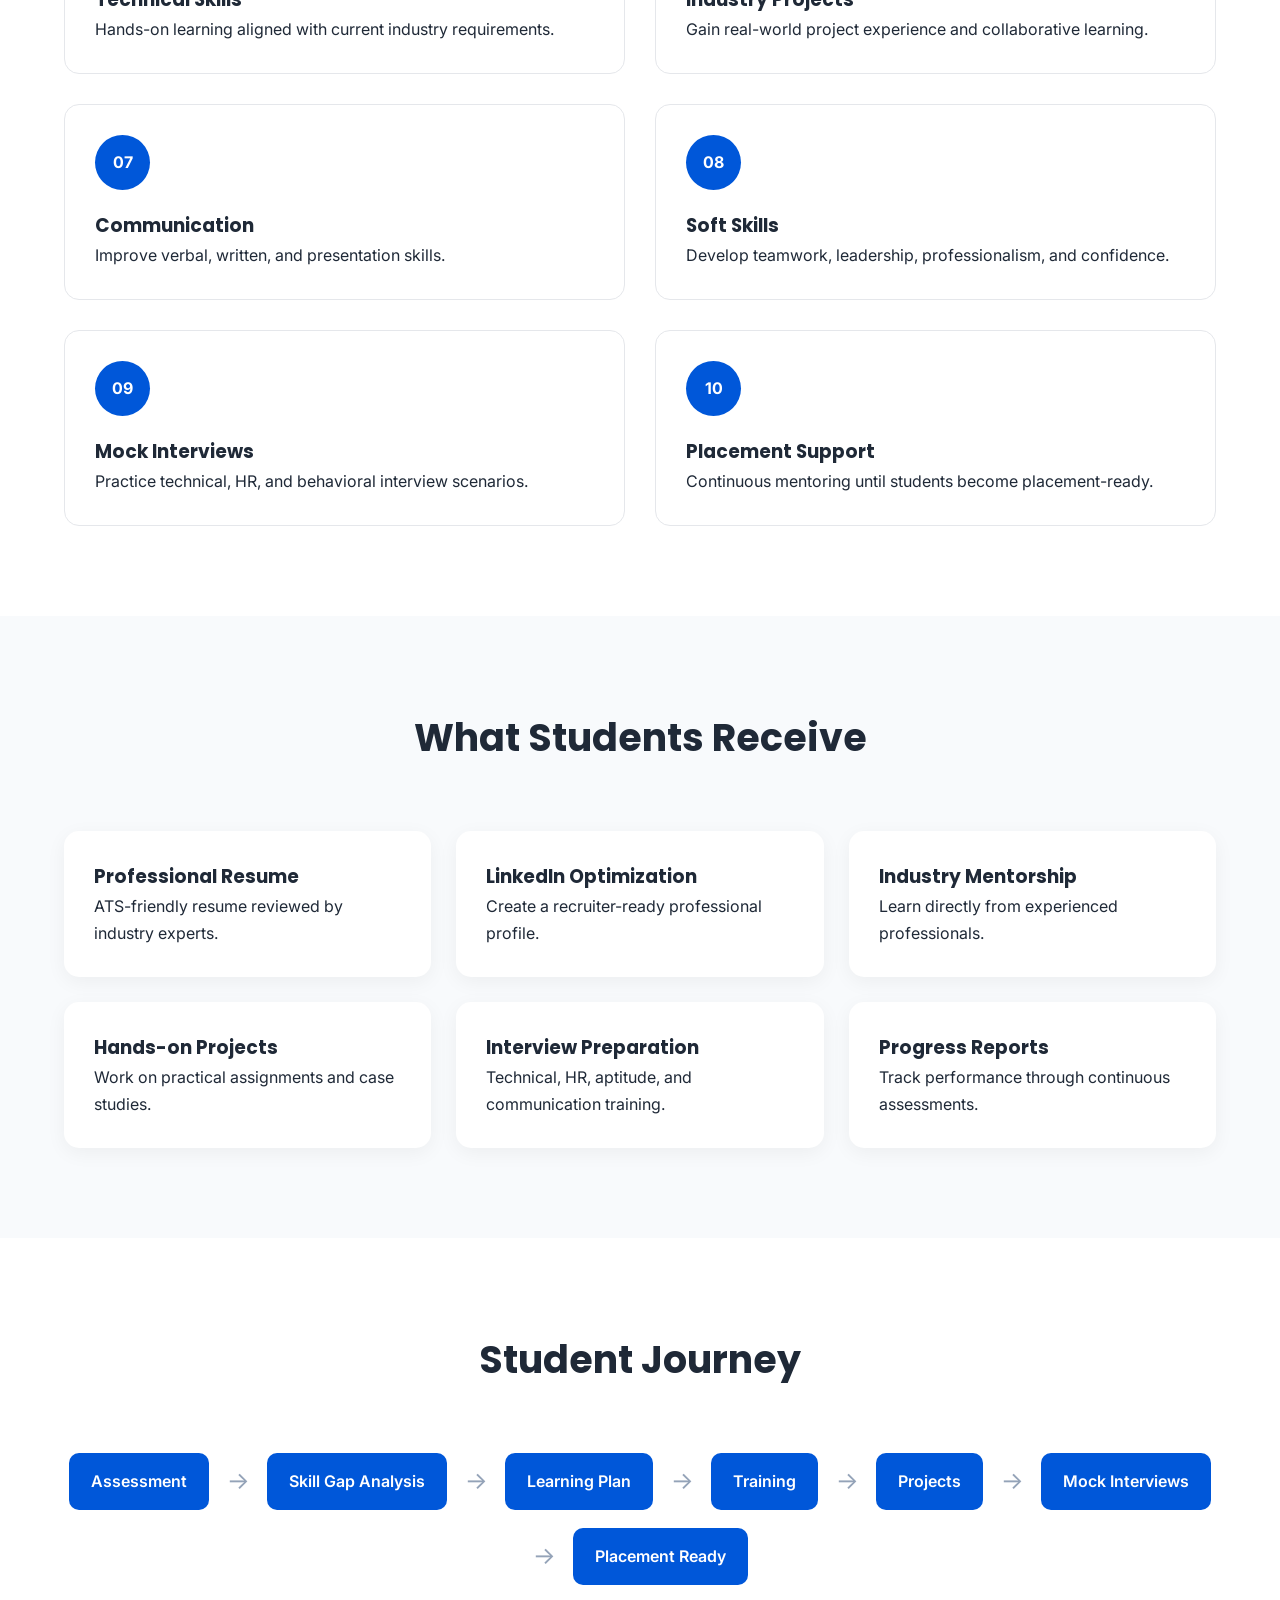
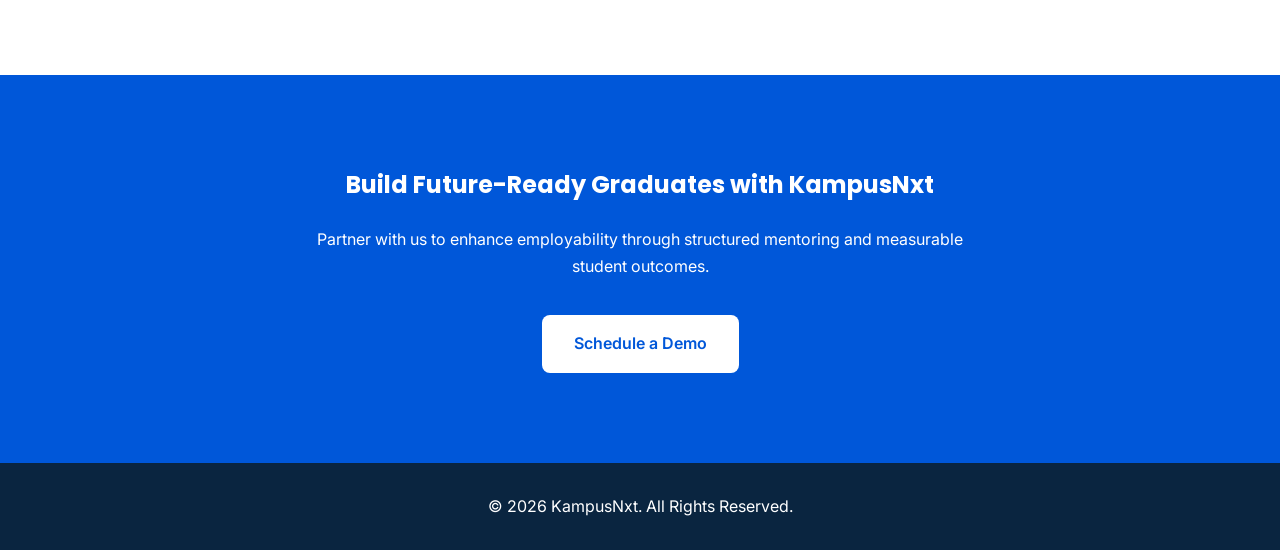
<file: Programs.html>
<!DOCTYPE html>
<html lang="en">
<head>
    <meta charset="UTF-8">
    <meta name="viewport" content="width=device-width, initial-scale=1.0">
    <title>Programs | KampusNxt</title>

    <link rel="preconnect" href="https://fonts.googleapis.com">
    <link rel="preconnect" href="https://fonts.gstatic.com" crossorigin>

    <link href="https://fonts.googleapis.com/css2?family=Poppins:wght@400;600;700&family=Inter:wght@300;400;500;600&display=swap" rel="stylesheet">

    <link rel="stylesheet" href="Programs.css">
</head>

<body>

<!-- ===================== NAVBAR ====================== -->

<nav>

<div class="container navbar">

<a href="index.html" class="logo">
    Kampus<span>Nxt</span>
</a>

<ul>
    <li><a href="index.html">Home</a></li>
    <li><a href="programs.html" class="active">Programs</a></li>
    <li><a href="Colleges.html">Colleges</a></li>
    <li><a href="Resources.html">Resources</a></li>
    <li><a href="Contact.html">Contact</a></li>

</ul>

<a href="Nook-demo.html" class="btn">Book Demo</a>

</div>

</nav>


<!-- ===================== HERO ====================== -->

<section class="hero">

<div class="container hero-grid">

<div>

<span class="badge">
CAREER READINESS PROGRAM
</span>

<h1>
Transform Students Into
<span>Industry-Ready Professionals</span>
</h1>

<p>

Our structured learning framework equips students with the technical,
professional, and interpersonal skills required to confidently succeed
in campus placements and corporate careers.

</p>

<a href="brochure.html" class="btn"> Download Brochure </a>

</div>

<div class="hero-card">

<h2>Program Highlights</h2>

<ul>

<li>✔ 10+ Career Readiness Modules</li>

<li>✔ Weekly Live Mentoring</li>

<li>✔ Resume & LinkedIn Review</li>

<li>✔ Industry Projects</li>

<li>✔ Mock Interviews</li>

<li>✔ Placement Assistance</li>

</ul>

</div>

</div>

</section>



<!-- ===================== FRAMEWORK ====================== -->

<section class="section">

<div class="container">

<div class="heading">

<h2>Our 360° Career Readiness Framework</h2>

<p>

A structured learning journey that prepares students from career
awareness to placement success.

</p>

</div>

<div class="modules">

<div class="module">
<div class="number">01</div>
<h3>Career Awareness</h3>
<p>Understand career paths, hiring expectations, and industry trends.</p>
</div>

<div class="module">
<div class="number">02</div>
<h3>Resume Building</h3>
<p>Create ATS-friendly resumes that increase interview opportunities.</p>
</div>

<div class="module">
<div class="number">03</div>
<h3>LinkedIn Branding</h3>
<p>Build a professional online presence and networking profile.</p>
</div>

<div class="module">
<div class="number">04</div>
<h3>GitHub Portfolio</h3>
<p>Showcase projects that demonstrate practical technical skills.</p>
</div>

<div class="module">
<div class="number">05</div>
<h3>Technical Skills</h3>
<p>Hands-on learning aligned with current industry requirements.</p>
</div>

<div class="module">
<div class="number">06</div>
<h3>Industry Projects</h3>
<p>Gain real-world project experience and collaborative learning.</p>
</div>

<div class="module">
<div class="number">07</div>
<h3>Communication</h3>
<p>Improve verbal, written, and presentation skills.</p>
</div>

<div class="module">
<div class="number">08</div>
<h3>Soft Skills</h3>
<p>Develop teamwork, leadership, professionalism, and confidence.</p>
</div>

<div class="module">
<div class="number">09</div>
<h3>Mock Interviews</h3>
<p>Practice technical, HR, and behavioral interview scenarios.</p>
</div>

<div class="module">
<div class="number">10</div>
<h3>Placement Support</h3>
<p>Continuous mentoring until students become placement-ready.</p>
</div>

</div>

</div>

</section>


<!-- ===================== PROGRAM BENEFITS ====================== -->

<section class="gray">

<div class="container">

<div class="heading">

<h2>What Students Receive</h2>

</div>

<div class="benefits">

<div class="benefit-card">
<h3>Professional Resume</h3>
<p>ATS-friendly resume reviewed by industry experts.</p>
</div>

<div class="benefit-card">
<h3>LinkedIn Optimization</h3>
<p>Create a recruiter-ready professional profile.</p>
</div>

<div class="benefit-card">
<h3>Industry Mentorship</h3>
<p>Learn directly from experienced professionals.</p>
</div>

<div class="benefit-card">
<h3>Hands-on Projects</h3>
<p>Work on practical assignments and case studies.</p>
</div>

<div class="benefit-card">
<h3>Interview Preparation</h3>
<p>Technical, HR, aptitude, and communication training.</p>
</div>

<div class="benefit-card">
<h3>Progress Reports</h3>
<p>Track performance through continuous assessments.</p>
</div>

</div>

</div>

</section>



<!-- ===================== TIMELINE ====================== -->

<section class="section">

<div class="container">

<div class="heading">

<h2>Student Journey</h2>

</div>

<div class="timeline">

<div class="step">Assessment</div>

<div class="arrow">→</div>

<div class="step">Skill Gap Analysis</div>

<div class="arrow">→</div>

<div class="step">Learning Plan</div>

<div class="arrow">→</div>

<div class="step">Training</div>

<div class="arrow">→</div>

<div class="step">Projects</div>

<div class="arrow">→</div>

<div class="step">Mock Interviews</div>

<div class="arrow">→</div>

<div class="step">Placement Ready</div>

</div>

</div>

</section>



<!-- ===================== CTA ====================== -->

<section class="cta">

<div class="container">

<h2>

Build Future-Ready Graduates with KampusNxt

</h2>

<p>

Partner with us to enhance employability through structured mentoring
and measurable student outcomes.

</p>

<a href="#" class="white-btn">

Schedule a Demo

</a>

</div>

</section>



<footer>

<div class="container">

<p>

© 2026 KampusNxt. All Rights Reserved.

</p>

</div>

</footer>

</body>
</html>
</file>
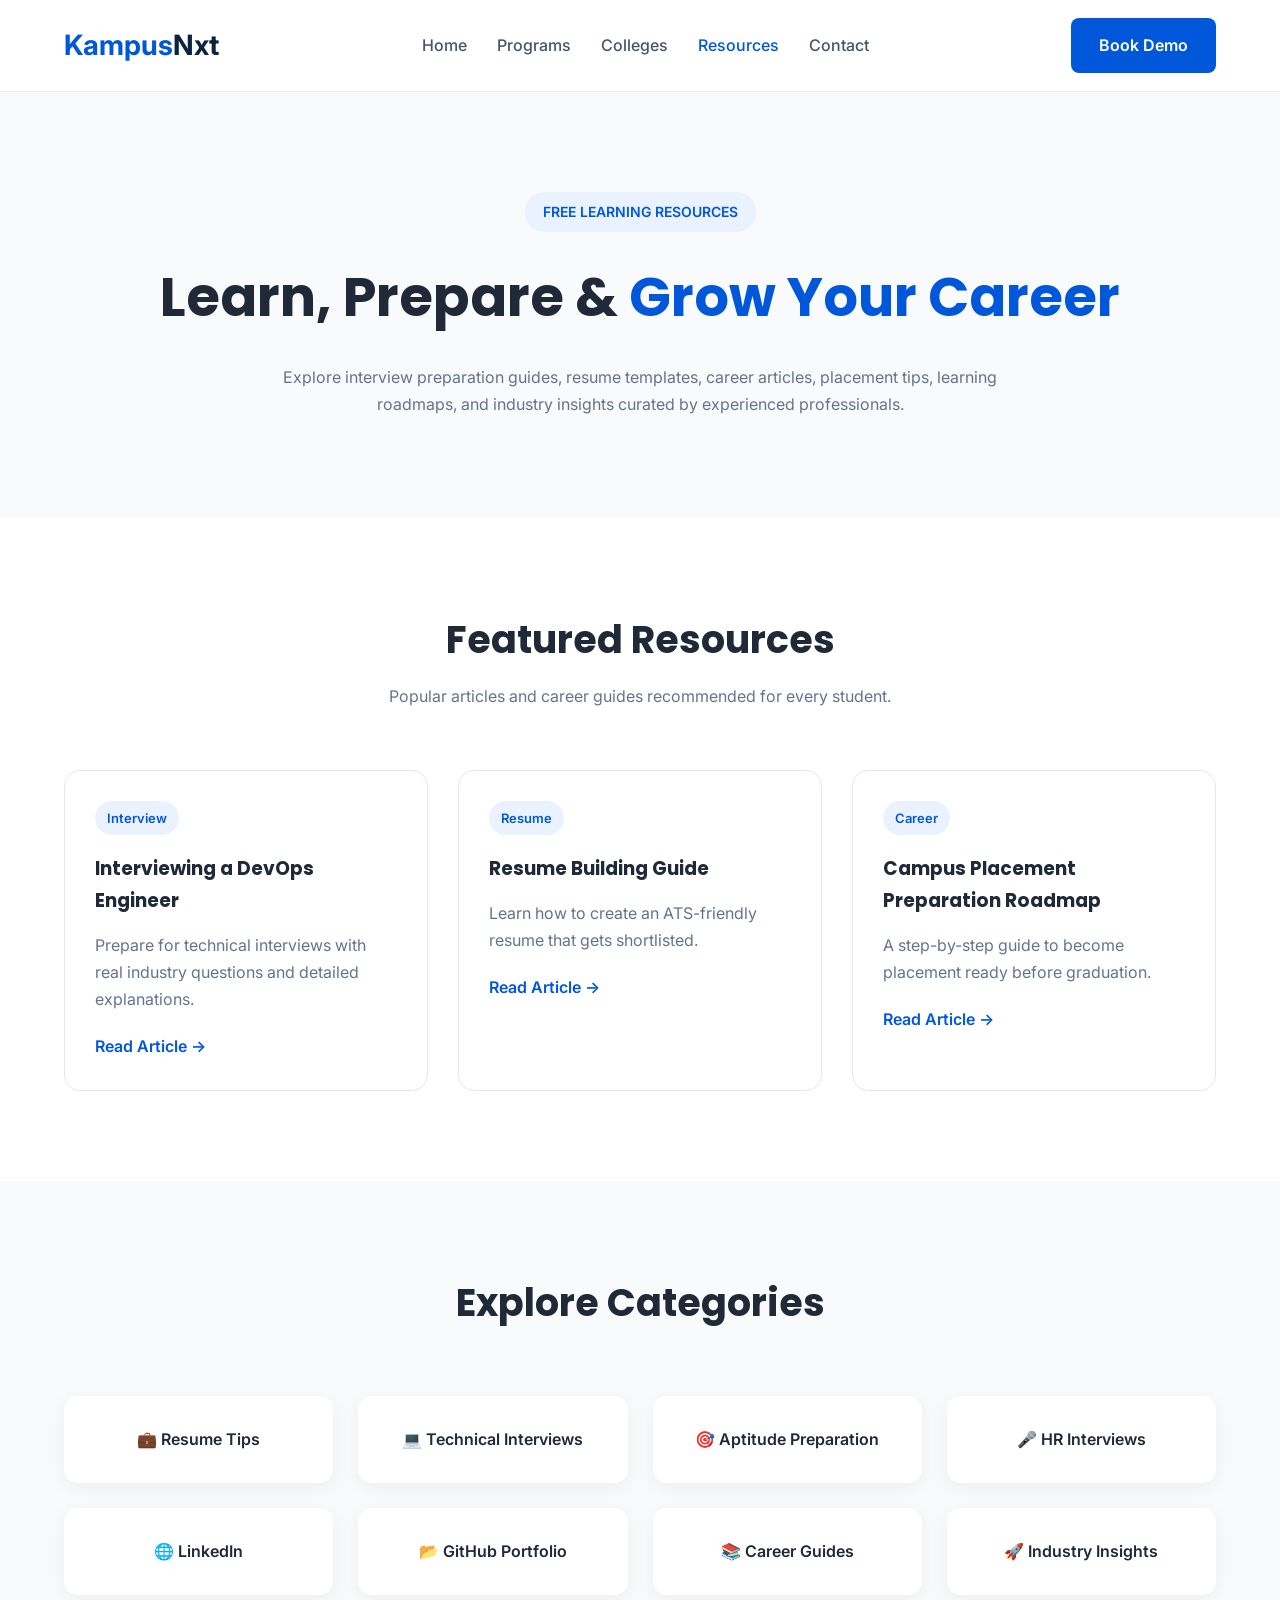
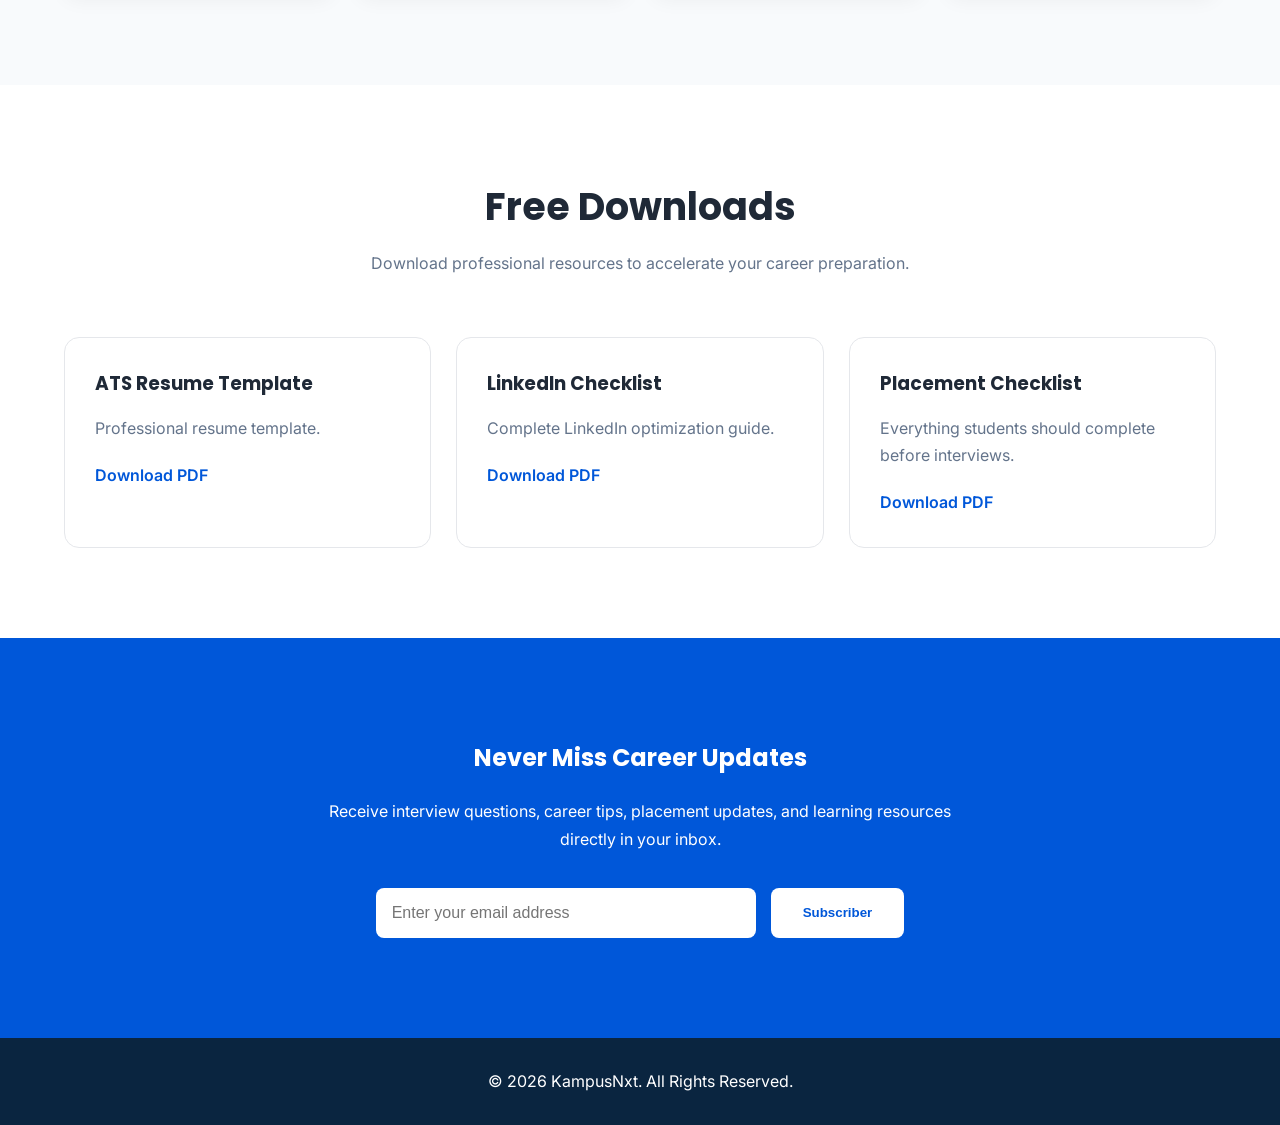
<file: Resources.html>
<!DOCTYPE html>
<html lang="en">

<head>

    <meta charset="UTF-8">
    <meta name="viewport" content="width=device-width, initial-scale=1.0">

    <title>Resources | KampusNxt</title>

    <link rel="preconnect" href="https://fonts.googleapis.com">
    <link rel="preconnect" href="https://fonts.gstatic.com" crossorigin>

    <link href="https://fonts.googleapis.com/css2?family=Poppins:wght@400;600;700&family=Inter:wght@300;400;500;600&display=swap" rel="stylesheet">

    <link rel="stylesheet" href="Resources.css">

</head>

<body>

<!-- ================= NAVBAR ================= -->

<nav>

    <div class="container navbar">
        <a href="index.html" class="logo">
            Kampus<span>Nxt</span>
        </a>
        <ul>
            <li><a href="index.html">Home</a></li>
            <li><a href="Programs.html">Programs</a></li>
            <li><a href="Colleges.html">Colleges</a></li>
            <li><a href="Resources.html" class="active">Resources</a></li>
            <li><a href="Contact.html">Contact</a></li>
            
        </ul>

        <a href="Book-demo.html" class="btn"> Book Demo </a>

    </div>

</nav>

<!-- ================= HERO ================= -->

<section class="hero">

    <div class="container">

        <span class="badge">
            FREE LEARNING RESOURCES
        </span>

        <h1>

            Learn, Prepare & <span>Grow Your Career</span>

        </h1>

        <p>

            Explore interview preparation guides, resume templates,
            career articles, placement tips, learning roadmaps,
            and industry insights curated by experienced professionals.

        </p>

    </div>

</section>

<!-- ================= FEATURED ================= -->

<section class="section">

    <div class="container">

        <div class="heading">

            <h2>Featured Resources</h2>

            <p>

                Popular articles and career guides recommended for every student.

            </p>

        </div>

        <div class="cards">

            <div class="resource-card">

                <span class="category">Interview</span>

                <h3>

                    Interviewing a DevOps Engineer

                </h3>

                <p>

                    Prepare for technical interviews with real industry
                    questions and detailed explanations.

                </p>

                <a href="https://medium.com/@devopsdiariesinfo/azure-devops-interview-playbook-you-must-know-as-devops-engineer-71f651daf17a?sk=735c1ce4a5e4fa3892b73d01efc740c9">Read Article →</a>

            </div>

            <div class="resource-card">

                <span class="category">Resume</span>

                <h3>

                    Resume Building Guide

                </h3>

                <p>

                    Learn how to create an ATS-friendly resume that gets
                    shortlisted.

                </p>

                <a href="#">Read Article →</a>

            </div>

            <div class="resource-card">

                <span class="category">Career</span>

                <h3>

                    Campus Placement Preparation Roadmap

                </h3>

                <p>

                    A step-by-step guide to become placement ready before graduation.

                </p>

                <a href="#">Read Article →</a>

            </div>

        </div>

    </div>

</section>

<!-- ================= CATEGORIES ================= -->

<section class="gray">

<div class="container">

<div class="heading">

<h2>Explore Categories</h2>

</div>

<div class="categories">

<div class="category-box">💼 Resume Tips</div>

<div class="category-box">💻 Technical Interviews</div>

<div class="category-box">🎯 Aptitude Preparation</div>

<div class="category-box">🎤 HR Interviews</div>

<div class="category-box">🌐 LinkedIn</div>

<div class="category-box">📂 GitHub Portfolio</div>

<div class="category-box">📚 Career Guides</div>

<div class="category-box">🚀 Industry Insights</div>

</div>

</div>

</section>

<!-- ================= DOWNLOADS ================= -->

<section class="section">

<div class="container">

<div class="heading">

<h2>Free Downloads</h2>

<p>

Download professional resources to accelerate your career preparation.

</p>

</div>

<div class="downloads">

<div class="download-card">

<h3>ATS Resume Template</h3>

<p>Professional resume template.</p>

<a href="#">Download PDF</a>

</div>

<div class="download-card">

<h3>LinkedIn Checklist</h3>

<p>Complete LinkedIn optimization guide.</p>

<a href="#">Download PDF</a>

</div>

<div class="download-card">

<h3>Placement Checklist</h3>

<p>Everything students should complete before interviews.</p>

<a href="#">Download PDF</a>

</div>

</div>

</div>

</section>

<!-- ================= NEWSLETTER ================= -->

<section class="newsletter">

<div class="container">

<h2>

Never Miss Career Updates

</h2>

<p>

Receive interview questions, career tips, placement updates,
and learning resources directly in your inbox.

</p>

<form id="subscribeForm">

    <input id="email" type="email" placeholder="Enter your email address">

    <button type="submit">Subscriber</button>

</form>
<div id="message"></div>
</div>

</section>

<!-- ================= FOOTER ================= -->

<footer>

<div class="container">

<p>

© 2026 KampusNxt. All Rights Reserved.

</p>

</div>

</footer>
    <script src="js/config.js"></script>
    <script src="js/api.js"></script>
    <script src="js/subscribe.js"></script>

</body>

</html>
</file>
<file: book-demo.css>
*{
    margin:0;
    padding:0;
    box-sizing:border-box;
    font-family:'Poppins',sans-serif;
}

body{
    background:#f8fafc;
    color:#333;
}

/* Navbar */

.navbar{

    display:flex;
    justify-content:space-between;
    align-items:center;

    padding:20px 8%;

    background:#fff;

    box-shadow:0 2px 10px rgba(0,0,0,.08);

}

.logo{

    text-decoration:none;

    font-size:32px;

    font-weight:700;

    color:#111827;

}

.logo span{

    color:#2563eb;

}

.navbar ul{

    display:flex;

    list-style:none;

    gap:30px;

}

.navbar ul li a{

    text-decoration:none;

    color:#333;

    font-weight:500;

}

.navbar ul li a:hover{

    color:#2563eb;

}

/* Hero */

.hero{

    background:linear-gradient(135deg,#2563eb,#1e40af);

    color:white;

    padding:80px 10%;

    text-align:center;

}

.hero h1{

    font-size:48px;

    margin-bottom:20px;

}

.hero p{

    max-width:700px;

    margin:auto;

    line-height:1.8;

}

/* Demo Section */

.demo-section{

    padding:80px 8%;

}

.container{

    display:grid;

    grid-template-columns:1fr 1fr;

    gap:60px;

}

/* Left */

.info h2{

    margin-bottom:30px;

    color:#1e3a8a;

}

.info ul{

    list-style:none;

}

.info ul li{

    background:white;

    margin-bottom:15px;

    padding:18px;

    border-radius:10px;

    box-shadow:0 5px 20px rgba(0,0,0,.05);

}

/* Form */

.form-box{

    background:white;

    padding:40px;

    border-radius:15px;

    box-shadow:0 10px 30px rgba(0,0,0,.08);

}

.form-box h2{

    margin-bottom:25px;

    color:#1e3a8a;

}

.form-box form{

    display:flex;

    flex-direction:column;

}

.form-box input,
.form-box textarea,
.form-box select{

    margin-bottom:18px;

    padding:15px;

    border:1px solid #ddd;

    border-radius:8px;

    font-size:15px;

}

.form-box button{

    background:#2563eb;

    color:white;

    border:none;

    padding:15px;

    border-radius:8px;

    cursor:pointer;

    font-size:16px;

    font-weight:600;

    transition:.3s;

}

.form-box button:hover{

    background:#1d4ed8;

}

/* Footer */

footer{

    background:#111827;

    color:white;

    text-align:center;

    padding:25px;

    margin-top:60px;

}

/* Responsive */

@media(max-width:900px){

.container{

grid-template-columns:1fr;

}

.hero h1{

font-size:34px;

}

.navbar{

flex-direction:column;

gap:20px;

}

.navbar ul{

flex-wrap:wrap;

justify-content:center;

}

}
</file>
<file: brochure.css>
*{
margin:0;
padding:0;
box-sizing:border-box;
font-family:'Poppins',sans-serif;
}

body{
background:#f8fafc;
color:#333;
}

/* Navbar */

.navbar{

display:flex;
justify-content:space-between;
align-items:center;
padding:20px 8%;
background:white;
box-shadow:0 3px 12px rgba(0,0,0,.08);

}

.logo{

text-decoration:none;
font-size:32px;
font-weight:700;
color:#111827;

}

.logo span{

color:#2563eb;

}

.navbar ul{

display:flex;
list-style:none;
gap:30px;

}

.navbar ul li a{

text-decoration:none;
font-weight:500;
color:#333;

}

.navbar ul li a:hover{

color:#2563eb;

}

/* Hero */

.hero{

background:linear-gradient(135deg,#2563eb,#1d4ed8);
color:white;
padding:90px 10%;
text-align:center;

}

.hero h1{

font-size:48px;
margin-bottom:20px;

}

.hero p{

max-width:700px;
margin:auto;
line-height:1.8;

}

/* Main */

.download-section{

padding:80px 8%;

}

.container{

display:grid;
grid-template-columns:1fr 1fr;
gap:60px;

}

/* Left */

.left{

background:white;
padding:40px;
border-radius:15px;
box-shadow:0 10px 30px rgba(0,0,0,.08);

}

.left h2{

margin-bottom:30px;
color:#1e3a8a;

}

.left ul{

list-style:none;

}

.left li{

padding:15px;
margin-bottom:15px;
background:#eef4ff;
border-radius:8px;

}

/* Right */

.right{

background:white;
padding:40px;
border-radius:15px;
box-shadow:0 10px 30px rgba(0,0,0,.08);

}

.right h2{

margin-bottom:25px;
color:#1e3a8a;

}

.right form{

display:flex;
flex-direction:column;

}

.right input,
.right select{

padding:15px;
margin-bottom:18px;
border:1px solid #ddd;
border-radius:8px;
font-size:15px;

}

.download-btn{

display:block;
background:#2563eb;
color:white;
text-align:center;
padding:16px;
border-radius:8px;
text-decoration:none;
font-weight:600;
transition:.3s;

}

.download-btn:hover{

background:#1d4ed8;

}

/* Footer */

footer{

margin-top:70px;
background:#111827;
color:white;
text-align:center;
padding:25px;

}

/* Responsive */

@media(max-width:900px){

.container{

grid-template-columns:1fr;

}

.hero h1{

font-size:36px;

}

.navbar{

flex-direction:column;
gap:20px;

}

.navbar ul{

flex-wrap:wrap;
justify-content:center;

}

}
</file>
<file: Colleges.css>
*{
margin:0;
padding:0;
box-sizing:border-box;
}

body{
font-family:'Inter',sans-serif;
background:#fff;
color:#1F2937;
line-height:1.7;
}

.container{
width:90%;
max-width:1200px;
margin:auto;
}

h1,h2,h3{
font-family:'Poppins',sans-serif;
}

a{
text-decoration:none;
}

/* NAVBAR */

nav{
background:#fff;
border-bottom:1px solid #eee;
position:sticky;
top:0;
z-index:999;
}

.navbar{
display:flex;
justify-content:space-between;
align-items:center;
padding:18px 0;
}

.logo{
font-size:28px;
font-weight:700;
color:#0057D9;
}

.logo span{
color:#0A2540;
}

nav ul{
display:flex;
list-style:none;
gap:30px;
}

nav a{
color:#475569;
font-weight:500;
}

.active{
color:#0057D9;
}

.btn{
background:#0057D9;
color:#fff;
padding:14px 28px;
border-radius:8px;
font-weight:600;
}

.btn-outline{
border:2px solid #0057D9;
color:#0057D9;
padding:12px 28px;
border-radius:8px;
margin-left:15px;
font-weight:600;
}

.hero{
padding:90px 0;
background:#F8FAFC;
}

.hero-grid{
display:grid;
grid-template-columns:1.4fr .6fr;
gap:60px;
align-items:center;
}

.badge{
display:inline-block;
padding:8px 16px;
background:#EAF2FF;
border-radius:40px;
color:#0057D9;
font-weight:600;
margin-bottom:20px;
}

.hero h1{
font-size:54px;
margin-bottom:20px;
}

.hero h1 span{
color:#0057D9;
}

.hero p{
margin-bottom:35px;
color:#64748B;
}

.buttons{
display:flex;
align-items:center;
}

.hero-card{
background:#fff;
padding:35px;
border-radius:18px;
box-shadow:0 10px 30px rgba(0,0,0,.08);
}

.hero-card ul{
list-style:none;
margin-top:20px;
}

.hero-card li{
margin-bottom:14px;
}

.section{
padding:90px 0;
}

.gray{
background:#F8FAFC;
padding:90px 0;
}

.heading{
text-align:center;
margin-bottom:60px;
}

.heading h2{
font-size:38px;
margin-bottom:10px;
}

.heading p{
color:#64748B;
}

.grid,
.benefits{
display:grid;
grid-template-columns:repeat(2,1fr);
gap:25px;
}

.card,
.benefit{
background:#fff;
padding:30px;
border-radius:16px;
border:1px solid #E5E7EB;
transition:.3s;
}

.card:hover,
.benefit:hover{
transform:translateY(-8px);
box-shadow:0 15px 30px rgba(0,0,0,.08);
}

.solution{
display:grid;
grid-template-columns:repeat(4,1fr);
gap:25px;
}

.step{
background:#fff;
padding:30px;
border-radius:16px;
text-align:center;
}

.circle{
width:60px;
height:60px;
background:#0057D9;
color:#fff;
display:flex;
align-items:center;
justify-content:center;
margin:0 auto 20px;
border-radius:50%;
font-weight:700;
font-size:22px;
}

.timeline{
display:flex;
justify-content:center;
align-items:center;
gap:15px;
flex-wrap:wrap;
}

.timeline-card{
background:#0057D9;
color:#fff;
padding:20px;
border-radius:12px;
text-align:center;
min-width:150px;
font-weight:600;
}

.timeline-card span{
display:block;
font-size:26px;
margin-bottom:10px;
}

.arrow{
font-size:28px;
color:#94A3B8;
}

.cta{
padding:100px 0;
background:#0057D9;
text-align:center;
color:#fff;
}

.cta p{
max-width:700px;
margin:20px auto 35px;
}

.white-btn{
display:inline-block;
background:#fff;
color:#0057D9;
padding:15px 35px;
border-radius:8px;
font-weight:600;
}

footer{
background:#0A2540;
color:#fff;
text-align:center;
padding:30px;
}

@media(max-width:992px){

.hero-grid,
.grid,
.solution,
.benefits{
grid-template-columns:1fr;
}

nav ul{
display:none;
}

.hero h1{
font-size:38px;
}

.timeline{
flex-direction:column;
}

.arrow{
transform:rotate(90deg);
}

.buttons{
flex-direction:column;
align-items:flex-start;
gap:15px;
}

.btn-outline{
margin-left:0;
}
}
</file>
<file: Contact.css>
*{
margin:0;
padding:0;
box-sizing:border-box;
}

body{
font-family:'Inter',sans-serif;
background:#fff;
color:#1F2937;
line-height:1.7;
}

.container{
width:90%;
max-width:1200px;
margin:auto;
}

h1,h2,h3{
font-family:'Poppins',sans-serif;
}

a{
text-decoration:none;
}

/* NAVBAR */

nav{
background:#fff;
border-bottom:1px solid #eee;
position:sticky;
top:0;
z-index:999;
}

.navbar{
display:flex;
justify-content:space-between;
align-items:center;
padding:18px 0;
}

.logo{
font-size:28px;
font-weight:700;
color:#0057D9;
}

.logo span{
color:#0A2540;
}

nav ul{
display:flex;
gap:30px;
list-style:none;
}

nav a{
color:#475569;
font-weight:500;
}

.active{
color:#0057D9;
}

.btn{
background:#0057D9;
color:#fff;
padding:14px 28px;
border-radius:8px;
font-weight:600;
}

/* HERO */

.hero{
background:#F8FAFC;
padding:100px 0;
text-align:center;
}

.badge{
display:inline-block;
background:#EAF2FF;
color:#0057D9;
padding:8px 18px;
border-radius:30px;
font-size:14px;
font-weight:600;
margin-bottom:20px;
}

.hero h1{
font-size:54px;
margin-bottom:20px;
}

.hero span{
color:#0057D9;
}

.hero p{
max-width:700px;
margin:auto;
color:#64748B;
}

/* CONTACT */

.section{
padding:90px 0;
}

.contact-grid{
display:grid;
grid-template-columns:2fr 1fr;
gap:50px;
}

.contact-form{
background:#fff;
padding:40px;
border-radius:18px;
box-shadow:0 10px 30px rgba(0,0,0,.08);
}

.contact-form h2{
margin-bottom:30px;
}

.row{
display:grid;
grid-template-columns:1fr 1fr;
gap:20px;
}

.input-group{
margin-bottom:22px;
}

label{
display:block;
margin-bottom:8px;
font-weight:600;
}

input,
select,
textarea{
width:100%;
padding:15px;
border:1px solid #D1D5DB;
border-radius:8px;
font-size:15px;
font-family:inherit;
}

input:focus,
select:focus,
textarea:focus{
outline:none;
border-color:#0057D9;
}

button{
background:#0057D9;
color:#fff;
padding:16px 32px;
border:none;
border-radius:8px;
cursor:pointer;
font-size:16px;
font-weight:600;
}

.contact-info{
display:flex;
flex-direction:column;
gap:20px;
}

.info-card{
background:#F8FAFC;
padding:25px;
border-radius:15px;
border-left:4px solid #0057D9;
}

/* MAP */

.map-section{
padding:80px 0;
background:#F8FAFC;
text-align:center;
}

.map-placeholder{
margin-top:30px;
height:350px;
background:#fff;
border:2px dashed #CBD5E1;
display:flex;
align-items:center;
justify-content:center;
border-radius:16px;
color:#64748B;
}

/* FAQ */

.faq{
padding:90px 0;
}

.faq h2{
text-align:center;
margin-bottom:50px;
}

.faq-list{
max-width:900px;
margin:auto;
display:flex;
flex-direction:column;
gap:20px;
}

.faq-item{
padding:25px;
border:1px solid #E5E7EB;
border-radius:12px;
}

.faq-item h3{
margin-bottom:10px;
}

/* CTA */

.cta{
padding:90px 0;
background:#0057D9;
color:#fff;
text-align:center;
}

.cta p{
max-width:650px;
margin:20px auto 35px;
}

.white-btn{
display:inline-block;
background:#fff;
color:#0057D9;
padding:16px 35px;
border-radius:8px;
font-weight:600;
}

/* FOOTER */

footer{
background:#0A2540;
color:#fff;
text-align:center;
padding:30px;
}

/* RESPONSIVE */

@media(max-width:992px){

.contact-grid,
.row{
grid-template-columns:1fr;
}

nav ul{
display:none;
}

.hero h1{
font-size:40px;
}
}
</file>
<file: partner.css>
*{
    margin:0;
    padding:0;
    box-sizing:border-box;
    font-family:'Poppins',sans-serif;
}

body{
    background:#f8fafc;
    color:#333;
}

/* Navbar */

.navbar{

    display:flex;
    justify-content:space-between;
    align-items:center;
    padding:20px 8%;
    background:#fff;
    box-shadow:0 3px 12px rgba(0,0,0,.08);

}

.logo{

    text-decoration:none;
    font-size:32px;
    font-weight:700;
    color:#111827;

}

.logo span{

    color:#2563eb;

}

.navbar ul{

    display:flex;
    list-style:none;
    gap:30px;

}

.navbar ul li a{

    text-decoration:none;
    color:#333;
    font-weight:500;
    transition:.3s;

}

.navbar ul li a:hover{

    color:#2563eb;

}

/* Hero */

.hero{

    background:linear-gradient(135deg,#2563eb,#1d4ed8);
    color:white;
    text-align:center;
    padding:90px 10%;

}

.hero h1{

    font-size:48px;
    margin-bottom:20px;

}

.hero p{

    max-width:750px;
    margin:auto;
    line-height:1.8;

}

/* Partner Cards */

.partners{

    padding:80px 8%;
    text-align:center;

}

.partners h2{

    margin-bottom:50px;
    color:#1e3a8a;

}

.cards{

    display:grid;
    grid-template-columns:repeat(auto-fit,minmax(250px,1fr));
    gap:25px;

}

.card{

    background:white;
    padding:35px;
    border-radius:15px;
    box-shadow:0 8px 25px rgba(0,0,0,.08);
    transition:.3s;

}

.card:hover{

    transform:translateY(-8px);

}

.card h3{

    margin-bottom:15px;
    color:#2563eb;

}

/* Benefits */

.benefits{

    display:grid;
    grid-template-columns:1fr 1fr;
    gap:60px;
    padding:80px 8%;

}

.left h2,
.right h2{

    margin-bottom:25px;
    color:#1e3a8a;

}

.left ul{

    list-style:none;

}

.left li{

    background:white;
    padding:16px;
    margin-bottom:15px;
    border-radius:10px;
    box-shadow:0 5px 20px rgba(0,0,0,.05);

}

/* Form */

.right{

    background:white;
    padding:40px;
    border-radius:15px;
    box-shadow:0 10px 30px rgba(0,0,0,.08);

}

.right form{

    display:flex;
    flex-direction:column;

}

.right input,
.right select,
.right textarea{

    margin-bottom:18px;
    padding:15px;
    border:1px solid #ddd;
    border-radius:8px;
    font-size:15px;

}

.right button{

    background:#2563eb;
    color:white;
    border:none;
    padding:15px;
    border-radius:8px;
    cursor:pointer;
    font-size:16px;
    font-weight:600;
    transition:.3s;

}

.right button:hover{

    background:#1d4ed8;

}

/* Footer */

footer{

    background:#111827;
    color:white;
    text-align:center;
    padding:25px;
    margin-top:60px;

}

/* Responsive */

@media(max-width:900px){

.benefits{

grid-template-columns:1fr;

}

.hero h1{

font-size:36px;

}

.navbar{

flex-direction:column;
gap:20px;

}

.navbar ul{

flex-wrap:wrap;
justify-content:center;

}

}
</file>
<file: Programs.css>
*{
margin:0;
padding:0;
box-sizing:border-box;
}

body{

font-family:'Inter',sans-serif;
background:#fff;
color:#1f2937;
line-height:1.7;

}

.container{

width:90%;
max-width:1200px;
margin:auto;

}

h1,h2,h3{

font-family:'Poppins',sans-serif;

}

a{

text-decoration:none;

}

/* NAVBAR */

nav{

background:#fff;
border-bottom:1px solid #eee;
position:sticky;
top:0;
z-index:100;

}

.navbar{

display:flex;
justify-content:space-between;
align-items:center;
padding:18px 0;

}

.logo{

font-size:28px;
font-weight:700;
color:#0057D9;

}

.logo span{

color:#0A2540;

}

nav ul{

display:flex;
list-style:none;
gap:35px;

}

nav a{

color:#475569;
font-weight:500;

}

.active{

color:#0057D9;
font-weight:600;

}

.btn{

background:#0057D9;
padding:14px 28px;
border-radius:8px;
color:white;
font-weight:600;

}

/* HERO */

.hero{

padding:90px 0;
background:#F8FAFC;

}

.hero-grid{

display:grid;
grid-template-columns:1.3fr .7fr;
gap:60px;
align-items:center;

}

.badge{

display:inline-block;
padding:8px 16px;
background:#E6F0FF;
color:#0057D9;
border-radius:40px;
font-size:13px;
font-weight:600;
margin-bottom:20px;

}

.hero h1{

font-size:54px;
margin-bottom:20px;

}

.hero h1 span{

color:#0057D9;

}

.hero p{

margin-bottom:35px;
color:#64748B;

}

.hero-card{

background:white;
padding:40px;
border-radius:16px;
box-shadow:0 10px 30px rgba(0,0,0,.08);

}

.hero-card ul{

margin-top:20px;
list-style:none;

}

.hero-card li{

margin-bottom:14px;

}

/* SECTION */

.section{

padding:90px 0;

}

.heading{

text-align:center;
margin-bottom:60px;

}

.heading h2{

font-size:38px;
margin-bottom:15px;

}

.heading p{

color:#64748B;

}

/* MODULES */

.modules{

display:grid;
grid-template-columns:repeat(2,1fr);
gap:30px;

}

.module{

padding:30px;
border-radius:15px;
background:white;
border:1px solid #E5E7EB;
transition:.3s;

}

.module:hover{

transform:translateY(-8px);
box-shadow:0 15px 30px rgba(0,0,0,.08);

}

.number{

width:55px;
height:55px;
border-radius:50%;
background:#0057D9;
color:white;
display:flex;
align-items:center;
justify-content:center;
font-weight:700;
margin-bottom:20px;

}

/* BENEFITS */

.gray{

background:#F8FAFC;
padding:90px 0;

}

.benefits{

display:grid;
grid-template-columns:repeat(3,1fr);
gap:25px;

}

.benefit-card{

background:white;
padding:30px;
border-radius:15px;
box-shadow:0 5px 20px rgba(0,0,0,.05);

}

/* TIMELINE */

.timeline{

display:flex;
justify-content:center;
align-items:center;
gap:18px;
flex-wrap:wrap;

}

.step{

padding:15px 22px;
background:#0057D9;
color:white;
border-radius:10px;
font-weight:600;

}

.arrow{

font-size:24px;
color:#94A3B8;

}

/* CTA */

.cta{

background:#0057D9;
color:white;
padding:90px 0;
text-align:center;

}

.cta p{

margin:20px auto 35px;
max-width:700px;

}

.white-btn{

display:inline-block;
padding:15px 32px;
background:white;
color:#0057D9;
border-radius:8px;
font-weight:600;

}

/* FOOTER */

footer{

background:#0A2540;
color:white;
padding:30px 0;
text-align:center;

}

/* RESPONSIVE */

@media(max-width:992px){

.hero-grid,
.modules,
.benefits{

grid-template-columns:1fr;

}

nav ul{

display:none;

}

.hero h1{

font-size:40px;

}

.timeline{

flex-direction:column;

}

.arrow{

transform:rotate(90deg);

}

}
</file>
<file: Resources.css>
*{
margin:0;
padding:0;
box-sizing:border-box;
}

body{
font-family:'Inter',sans-serif;
background:#fff;
color:#1F2937;
line-height:1.7;
}

.container{
width:90%;
max-width:1200px;
margin:auto;
}

h1,h2,h3{
font-family:'Poppins',sans-serif;
}

a{
text-decoration:none;
}

/* NAVBAR */

nav{
background:#fff;
border-bottom:1px solid #eee;
position:sticky;
top:0;
z-index:999;
}

.navbar{
display:flex;
justify-content:space-between;
align-items:center;
padding:18px 0;
}

.logo{
font-size:28px;
font-weight:700;
color:#0057D9;
}

.logo span{
color:#0A2540;
}

nav ul{
display:flex;
gap:30px;
list-style:none;
}

nav a{
color:#475569;
font-weight:500;
}

.active{
color:#0057D9;
}

.btn{
background:#0057D9;
color:#fff;
padding:14px 28px;
border-radius:8px;
font-weight:600;
}

/* HERO */

.hero{
background:#F8FAFC;
padding:100px 0;
text-align:center;
}

.badge{
display:inline-block;
padding:8px 18px;
background:#EAF2FF;
color:#0057D9;
border-radius:30px;
font-size:14px;
font-weight:600;
margin-bottom:20px;
}

.hero h1{
font-size:54px;
margin-bottom:20px;
}

.hero span{
color:#0057D9;
}

.hero p{
max-width:760px;
margin:auto;
color:#64748B;
}

/* COMMON */

.section{
padding:90px 0;
}

.gray{
background:#F8FAFC;
padding:90px 0;
}

.heading{
text-align:center;
margin-bottom:60px;
}

.heading h2{
font-size:38px;
margin-bottom:10px;
}

.heading p{
color:#64748B;
}

/* RESOURCE CARDS */

.cards{
display:grid;
grid-template-columns:repeat(3,1fr);
gap:30px;
}

.resource-card{
background:#fff;
padding:30px;
border-radius:16px;
border:1px solid #E5E7EB;
transition:.3s;
}

.resource-card:hover{
transform:translateY(-8px);
box-shadow:0 15px 30px rgba(0,0,0,.08);
}

.category{
display:inline-block;
background:#EAF2FF;
color:#0057D9;
padding:6px 12px;
border-radius:20px;
font-size:13px;
font-weight:600;
margin-bottom:18px;
}

.resource-card h3{
margin-bottom:15px;
}

.resource-card p{
margin-bottom:20px;
color:#64748B;
}

.resource-card a{
color:#0057D9;
font-weight:600;
}

/* CATEGORIES */

.categories{
display:grid;
grid-template-columns:repeat(4,1fr);
gap:25px;
}

.category-box{
background:#fff;
padding:30px;
border-radius:14px;
text-align:center;
font-weight:600;
transition:.3s;
box-shadow:0 5px 20px rgba(0,0,0,.05);
}

.category-box:hover{
background:#0057D9;
color:#fff;
}

/* DOWNLOADS */

.downloads{
display:grid;
grid-template-columns:repeat(3,1fr);
gap:25px;
}

.download-card{
padding:30px;
background:#fff;
border:1px solid #E5E7EB;
border-radius:15px;
}

.download-card h3{
margin-bottom:15px;
}

.download-card p{
margin-bottom:20px;
color:#64748B;
}

.download-card a{
color:#0057D9;
font-weight:600;
}

/* NEWSLETTER */

.newsletter{
padding:100px 0;
background:#0057D9;
color:#fff;
text-align:center;
}

.newsletter p{
margin:20px auto 35px;
max-width:650px;
}

form{
display:flex;
justify-content:center;
gap:15px;
flex-wrap:wrap;
}

input{
width:380px;
padding:16px;
border:none;
border-radius:8px;
font-size:16px;
}

button{
padding:16px 32px;
background:#fff;
color:#0057D9;
border:none;
border-radius:8px;
font-weight:600;
cursor:pointer;
}

/* FOOTER */

footer{
background:#0A2540;
color:#fff;
text-align:center;
padding:30px;
}

/* RESPONSIVE */

@media(max-width:992px){

.cards,
.categories,
.downloads{
grid-template-columns:1fr;
}

nav ul{
display:none;
}

.hero h1{
font-size:40px;
}

input{
width:100%;
}
}
</file>
